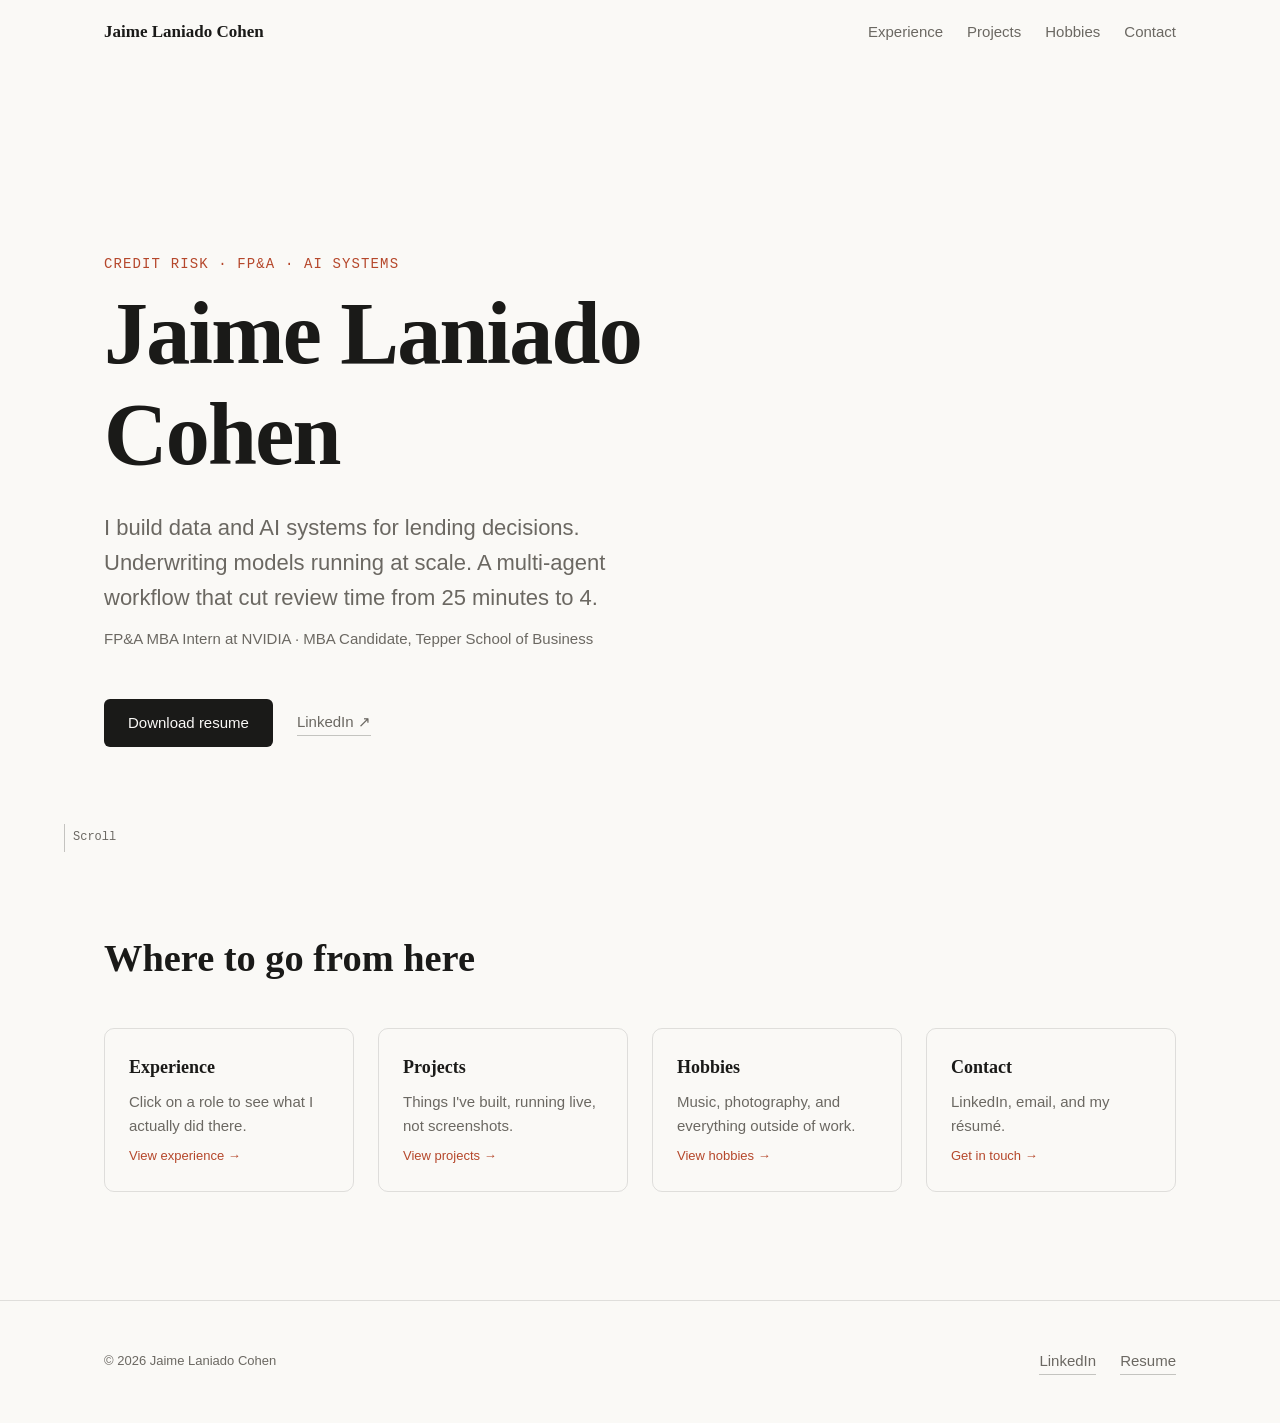
<file: index.html>
<!doctype html>
<html lang="en">
<head>
  <meta charset="utf-8" />
  <meta name="viewport" content="width=device-width, initial-scale=1, viewport-fit=cover" />
  <title>Jaime Laniado Cohen</title>
  <meta name="description" content="Credit risk, FP&amp;A, and AI-native financial tools — career background, side projects, and hobbies." />
  <link rel="stylesheet" href="assets/css/tokens.css" />
  <link rel="stylesheet" href="assets/css/base.css" />
  <link rel="stylesheet" href="assets/css/main.css" />
</head>
<body>
  <nav class="site-nav">
    <div class="wrap">
      <a href="index.html" class="mark">Jaime Laniado Cohen</a>
      <ul>
        <li><a class="nav-link" href="experience.html">Experience</a></li>
        <li><a class="nav-link" href="projects.html">Projects</a></li>
        <li><a class="nav-link" href="hobbies.html">Hobbies</a></li>
        <li><a class="nav-link" href="contact.html">Contact</a></li>
      </ul>
    </div>
  </nav>

  <main>
    <!-- ============ HERO ============ -->
    <header class="hero wrap" id="top">
      <span class="eyebrow">Credit Risk &middot; FP&amp;A &middot; AI Systems</span>
      <h1>Jaime Laniado Cohen</h1>
      <p class="positioning">
        I build data and AI systems for lending decisions. Underwriting models running at scale.
        A multi-agent workflow that cut review time from 25 minutes to 4.
      </p>
      <p class="sub-line">FP&amp;A MBA Intern at NVIDIA &middot; MBA Candidate, Tepper School of Business</p>
      <div class="cta-row">
        <a class="btn" href="resume/Jaime_Laniado_Cohen_Resume.pdf" download>Download resume</a>
        <a class="link-quiet" href="https://www.linkedin.com/in/jaimelan/" target="_blank" rel="noopener">LinkedIn &nearr;</a>
      </div>
      <span class="scroll-cue">Scroll</span>
    </header>

    <!-- ============ SECTION LINKS ============ -->
    <section id="section-links">
      <div class="wrap">
        <div class="section-head reveal">
          <h2>Where to go from here</h2>
        </div>
        <div class="link-cards reveal">
          <a class="link-card" href="experience.html">
            <span class="link-card-title">Experience</span>
            <p>Click on a role to see what I actually did there.</p>
            <span class="link-card-cta">View experience &rarr;</span>
          </a>
          <a class="link-card" href="projects.html">
            <span class="link-card-title">Projects</span>
            <p>Things I've built, running live, not screenshots.</p>
            <span class="link-card-cta">View projects &rarr;</span>
          </a>
          <a class="link-card" href="hobbies.html">
            <span class="link-card-title">Hobbies</span>
            <p>Music, photography, and everything outside of work.</p>
            <span class="link-card-cta">View hobbies &rarr;</span>
          </a>
          <a class="link-card" href="contact.html">
            <span class="link-card-title">Contact</span>
            <p>LinkedIn, email, and my résumé.</p>
            <span class="link-card-cta">Get in touch &rarr;</span>
          </a>
        </div>
      </div>
    </section>
  </main>

  <footer class="site-footer">
    <div class="wrap">
      <span class="fine-print">&copy; 2026 Jaime Laniado Cohen</span>
      <div class="links">
        <a class="link-quiet" href="https://www.linkedin.com/in/jaimelan/" target="_blank" rel="noopener">LinkedIn</a>
        <a class="link-quiet" href="resume/Jaime_Laniado_Cohen_Resume.pdf" download>Resume</a>
      </div>
    </div>
  </footer>

  <script src="assets/js/main.js"></script>
</body>
</html>
</file>
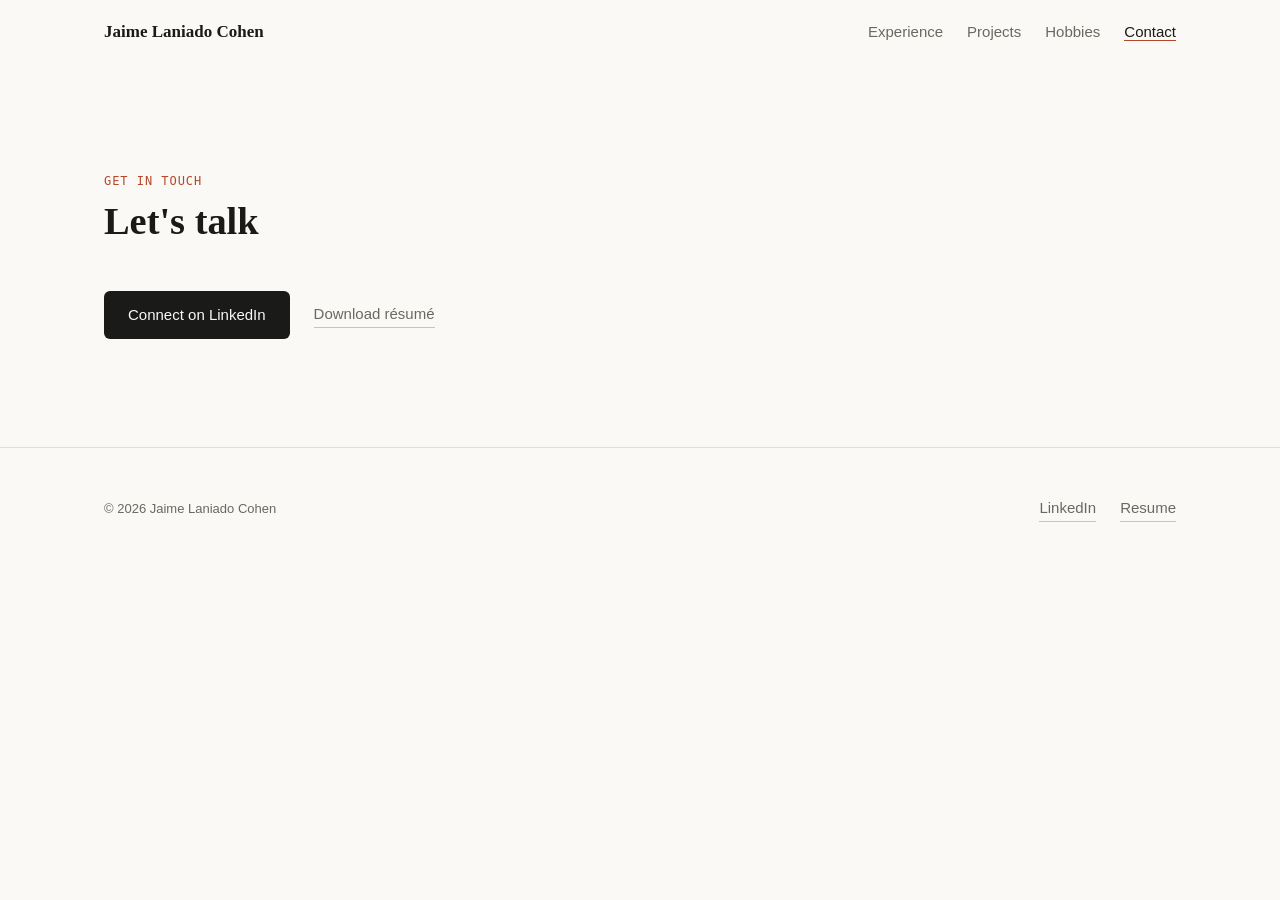
<file: contact.html>
<!doctype html>
<html lang="en">
<head>
  <meta charset="utf-8" />
  <meta name="viewport" content="width=device-width, initial-scale=1, viewport-fit=cover" />
  <title>Contact — Jaime Laniado Cohen</title>
  <meta name="description" content="Get in touch — LinkedIn, email, résumé." />
  <link rel="stylesheet" href="assets/css/tokens.css" />
  <link rel="stylesheet" href="assets/css/base.css" />
  <link rel="stylesheet" href="assets/css/main.css" />
</head>
<body>
  <nav class="site-nav is-scrolled">
    <div class="wrap">
      <a href="index.html" class="mark">Jaime Laniado Cohen</a>
      <ul>
        <li><a class="nav-link" href="experience.html">Experience</a></li>
        <li><a class="nav-link" href="projects.html">Projects</a></li>
        <li><a class="nav-link" href="hobbies.html">Hobbies</a></li>
        <li><a class="nav-link is-active" href="contact.html">Contact</a></li>
      </ul>
    </div>
  </nav>

  <main>
    <section id="contact" class="page-section">
      <div class="wrap">
        <div class="section-head reveal">
          <span class="eyebrow">Get in touch</span>
          <h2>Let's talk</h2>
        </div>
        <div class="contact-links reveal">
          <a class="btn" href="https://www.linkedin.com/in/jaimelan/" target="_blank" rel="noopener">Connect on LinkedIn</a>
          <a class="link-quiet" href="resume/Jaime_Laniado_Cohen_Resume.pdf" download>Download résumé</a>
        </div>
      </div>
    </section>
  </main>

  <footer class="site-footer">
    <div class="wrap">
      <span class="fine-print">&copy; 2026 Jaime Laniado Cohen</span>
      <div class="links">
        <a class="link-quiet" href="https://www.linkedin.com/in/jaimelan/" target="_blank" rel="noopener">LinkedIn</a>
        <a class="link-quiet" href="resume/Jaime_Laniado_Cohen_Resume.pdf" download>Resume</a>
      </div>
    </div>
  </footer>

  <script src="assets/js/main.js"></script>
</body>
</html>
</file>
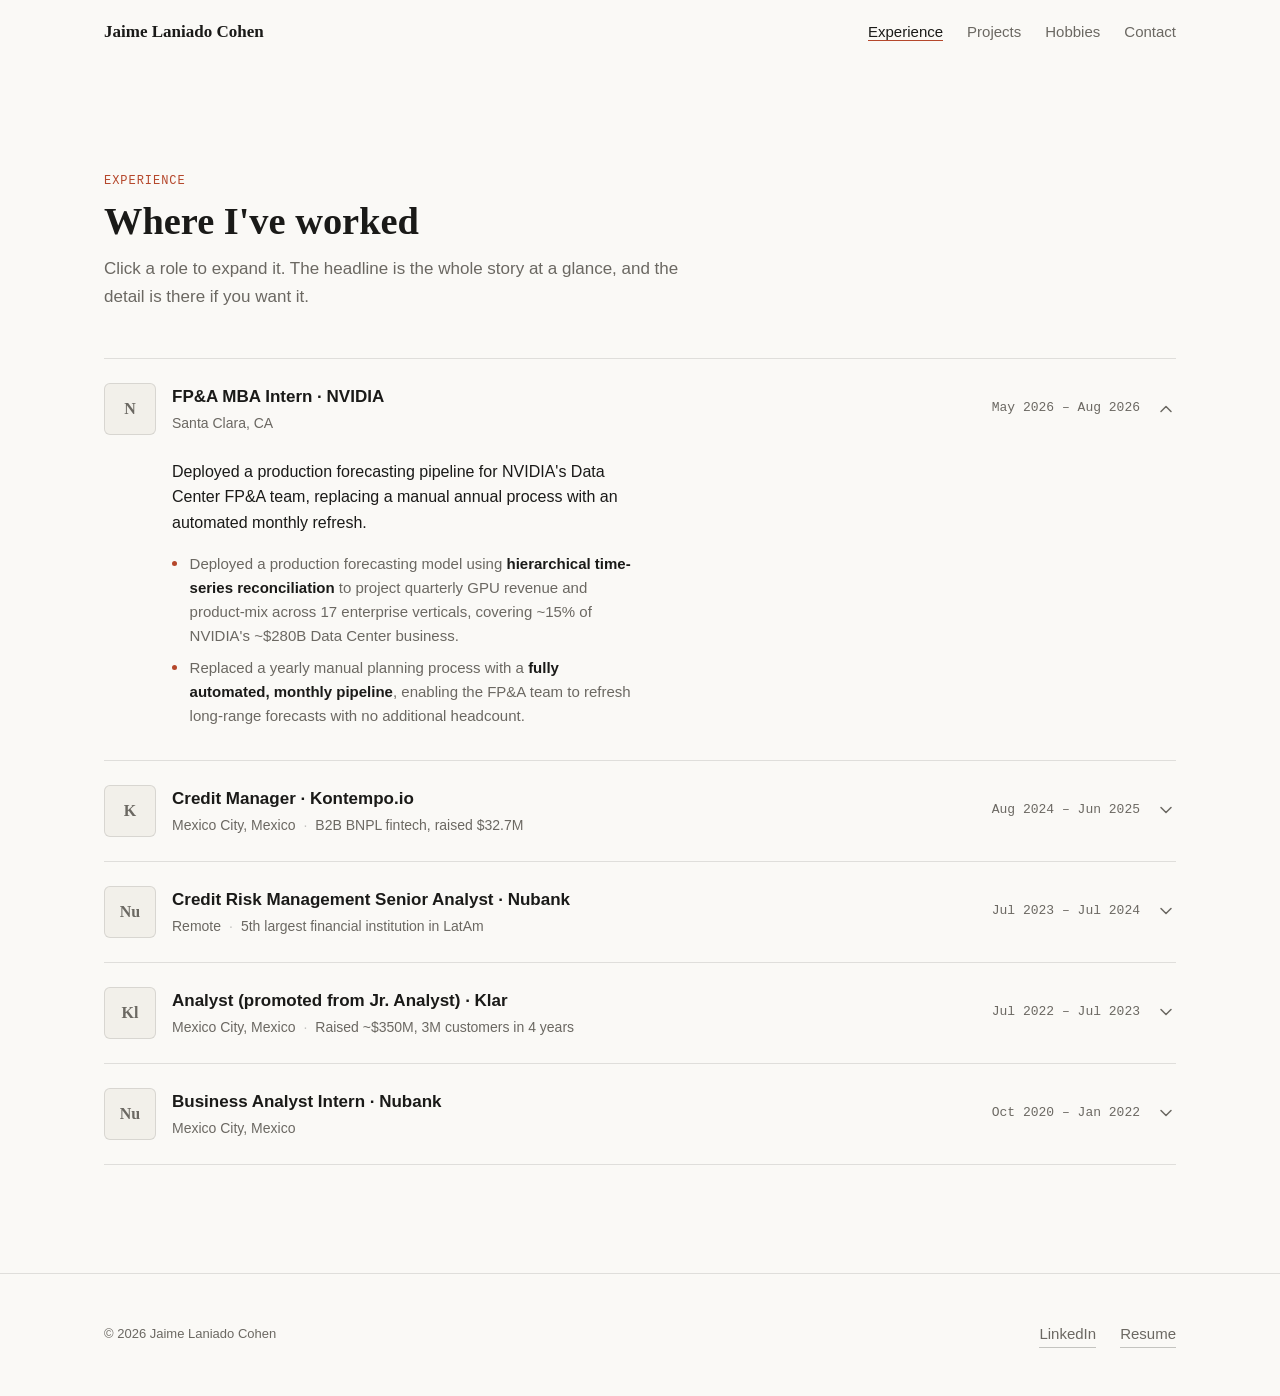
<file: experience.html>
<!doctype html>
<html lang="en">
<head>
  <meta charset="utf-8" />
  <meta name="viewport" content="width=device-width, initial-scale=1, viewport-fit=cover" />
  <title>Experience — Jaime Laniado Cohen</title>
  <meta name="description" content="Career background: NVIDIA, Kontempo.io, Nubank, Klar." />
  <link rel="stylesheet" href="assets/css/tokens.css" />
  <link rel="stylesheet" href="assets/css/base.css" />
  <link rel="stylesheet" href="assets/css/main.css" />
</head>
<body>
  <nav class="site-nav is-scrolled">
    <div class="wrap">
      <a href="index.html" class="mark">Jaime Laniado Cohen</a>
      <ul>
        <li><a class="nav-link is-active" href="experience.html">Experience</a></li>
        <li><a class="nav-link" href="projects.html">Projects</a></li>
        <li><a class="nav-link" href="hobbies.html">Hobbies</a></li>
        <li><a class="nav-link" href="contact.html">Contact</a></li>
      </ul>
    </div>
  </nav>

  <main>
    <section id="experience" class="page-section">
      <div class="wrap">
        <div class="section-head reveal">
          <span class="eyebrow">Experience</span>
          <h2>Where I've worked</h2>
          <p class="lede">
            Click a role to expand it. The headline is the whole story at a glance, and the
            detail is there if you want it.
          </p>
        </div>

        <div class="timeline reveal">
          <details class="role-card" open>
            <summary>
              <span class="role-logo">N</span>
              <span class="role-heading">
                <span class="role-title">FP&amp;A MBA Intern &middot; NVIDIA</span>
                <span class="role-meta">
                  <span>Santa Clara, CA</span>
                </span>
              </span>
              <span class="role-dates">
                May 2026 – Aug 2026
                <svg class="role-chevron" viewBox="0 0 20 20" fill="none" aria-hidden="true">
                  <path d="M5 7.5l5 5 5-5" stroke="currentColor" stroke-width="1.5" stroke-linecap="round" stroke-linejoin="round"/>
                </svg>
              </span>
            </summary>
            <div class="role-body">
              <p class="role-framing">
                Deployed a production forecasting pipeline for NVIDIA's Data Center FP&amp;A team,
                replacing a manual annual process with an automated monthly refresh.
              </p>
              <ul>
                <li>Deployed a production forecasting model using <strong>hierarchical time-series reconciliation</strong> to project quarterly GPU revenue and product-mix across 17 enterprise verticals, covering ~15% of NVIDIA's ~$280B Data Center business.</li>
                <li>Replaced a yearly manual planning process with a <strong>fully automated, monthly pipeline</strong>, enabling the FP&amp;A team to refresh long-range forecasts with no additional headcount.</li>
              </ul>
            </div>
          </details>

          <details class="role-card">
            <summary>
              <span class="role-logo">K</span>
              <span class="role-heading">
                <span class="role-title">Credit Manager &middot; Kontempo.io</span>
                <span class="role-meta">
                  <span>Mexico City, Mexico</span>
                  <span class="dot">&middot;</span>
                  <span>B2B BNPL fintech, raised $32.7M</span>
                </span>
              </span>
              <span class="role-dates">
                Aug 2024 – Jun 2025
                <svg class="role-chevron" viewBox="0 0 20 20" fill="none" aria-hidden="true">
                  <path d="M5 7.5l5 5 5-5" stroke="currentColor" stroke-width="1.5" stroke-linecap="round" stroke-linejoin="round"/>
                </svg>
              </span>
            </summary>
            <div class="role-body">
              <p class="role-framing">
                Owned credit risk end to end at an early-stage BNPL fintech: underwriting
                architecture, pricing, and the capital-strategy numbers the CEO took to investors.
              </p>
              <ul>
                <li>Engineered a <strong>multi-agent LLM underwriting workflow</strong> (specialist agents plus an agentic CRO reaching consensus) to parse unstructured SME financials, cutting CEO review time from 25 to 4 minutes per company.</li>
                <li>Built a credit scorecard combining decision-tree-optimized cutoffs with logistic regression, achieving a <strong>0.78 AUC</strong>.</li>
                <li>Enabled $6M monthly B2B financing, reducing defaults 9% YoY while sustaining <strong>300% annual portfolio growth</strong>.</li>
                <li>Partnered with CEO and Finance to forecast profitability and unit economics, shaping capital strategy and future funding needs.</li>
                <li>Refined pricing, collections strategy, and monitoring cadence, increasing credit fee revenue <strong>5x YoY</strong>.</li>
              </ul>
            </div>
          </details>

          <details class="role-card">
            <summary>
              <span class="role-logo">Nu</span>
              <span class="role-heading">
                <span class="role-title">Credit Risk Management Senior Analyst &middot; Nubank</span>
                <span class="role-meta">
                  <span>Remote</span>
                  <span class="dot">&middot;</span>
                  <span>5th largest financial institution in LatAm</span>
                </span>
              </span>
              <span class="role-dates">
                Jul 2023 – Jul 2024
                <svg class="role-chevron" viewBox="0 0 20 20" fill="none" aria-hidden="true">
                  <path d="M5 7.5l5 5 5-5" stroke="currentColor" stroke-width="1.5" stroke-linecap="round" stroke-linejoin="round"/>
                </svg>
              </span>
            </summary>
            <div class="role-body">
              <p class="role-framing">
                Built the financial models and reporting infrastructure that leadership and
                investors relied on every quarter, across a 100M+ customer base.
              </p>
              <ul>
                <li>Built financial performance and cohort models and driver analyses informing <strong>four quarterly earnings reports</strong> and leadership decisions; partnered with Finance &amp; IR on earnings-call narratives for investors and analysts.</li>
                <li>Refactored Scala data queries on Databricks (Apache Spark) into modular, unit-tested functions, automating reporting infrastructure, <strong>cutting manual hours 92%</strong>, and enabling real-time performance tracking.</li>
                <li>Built the data infrastructure and analytics behind monthly Risk Appetite Statement KPIs reviewed by the CRO and senior leadership.</li>
              </ul>
            </div>
          </details>

          <details class="role-card">
            <summary>
              <span class="role-logo">Kl</span>
              <span class="role-heading">
                <span class="role-title">Analyst (promoted from Jr. Analyst) &middot; Klar</span>
                <span class="role-meta">
                  <span>Mexico City, Mexico</span>
                  <span class="dot">&middot;</span>
                  <span>Raised ~$350M, 3M customers in 4 years</span>
                </span>
              </span>
              <span class="role-dates">
                Jul 2022 – Jul 2023
                <svg class="role-chevron" viewBox="0 0 20 20" fill="none" aria-hidden="true">
                  <path d="M5 7.5l5 5 5-5" stroke="currentColor" stroke-width="1.5" stroke-linecap="round" stroke-linejoin="round"/>
                </svg>
              </span>
            </summary>
            <div class="role-body">
              <p class="role-framing">
                Built the ETL and underwriting infrastructure behind Klar's credit approvals, then
                moved into pricing and lender-facing risk analysis after being promoted.
              </p>
              <ul>
                <li>Built ETL pipelines in SQL and dbt, storing curated tables in Amazon S3 and Redshift, to support a valuation-based credit underwriting framework <strong>approving ~1M customers</strong>.</li>
                <li>Trained a clustering model for credit segmentation; built risk and financial analyses presented to institutional lenders, securing a <strong>$100M credit facility</strong>.</li>
                <li>Built pricing and credit-limit elasticity curves from A/B test results, using DCF-based optimization to maximize Risk-Adjusted Margin across allocation scenarios.</li>
              </ul>
            </div>
          </details>

          <details class="role-card">
            <summary>
              <span class="role-logo">Nu</span>
              <span class="role-heading">
                <span class="role-title">Business Analyst Intern &middot; Nubank</span>
                <span class="role-meta">
                  <span>Mexico City, Mexico</span>
                </span>
              </span>
              <span class="role-dates">
                Oct 2020 – Jan 2022
                <svg class="role-chevron" viewBox="0 0 20 20" fill="none" aria-hidden="true">
                  <path d="M5 7.5l5 5 5-5" stroke="currentColor" stroke-width="1.5" stroke-linecap="round" stroke-linejoin="round"/>
                </svg>
              </span>
            </summary>
            <div class="role-body">
              <p class="role-framing">
                My first real exposure to credit risk modeling. Built Nubank's first-generation
                underwriting model as an intern.
              </p>
              <ul>
                <li>Developed first-generation credit risk model underwriting <strong>3M+ customers</strong>, strengthening decision accuracy.</li>
                <li>Evaluated results of a foundational A/B test extending credit offers to previously rejected applicants, driving <strong>16% portfolio growth</strong> and 4.8% margin improvement.</li>
              </ul>
            </div>
          </details>
        </div>
      </div>
    </section>
  </main>

  <footer class="site-footer">
    <div class="wrap">
      <span class="fine-print">&copy; 2026 Jaime Laniado Cohen</span>
      <div class="links">
        <a class="link-quiet" href="https://www.linkedin.com/in/jaimelan/" target="_blank" rel="noopener">LinkedIn</a>
        <a class="link-quiet" href="resume/Jaime_Laniado_Cohen_Resume.pdf" download>Resume</a>
      </div>
    </div>
  </footer>

  <script src="assets/js/main.js"></script>
</body>
</html>
</file>
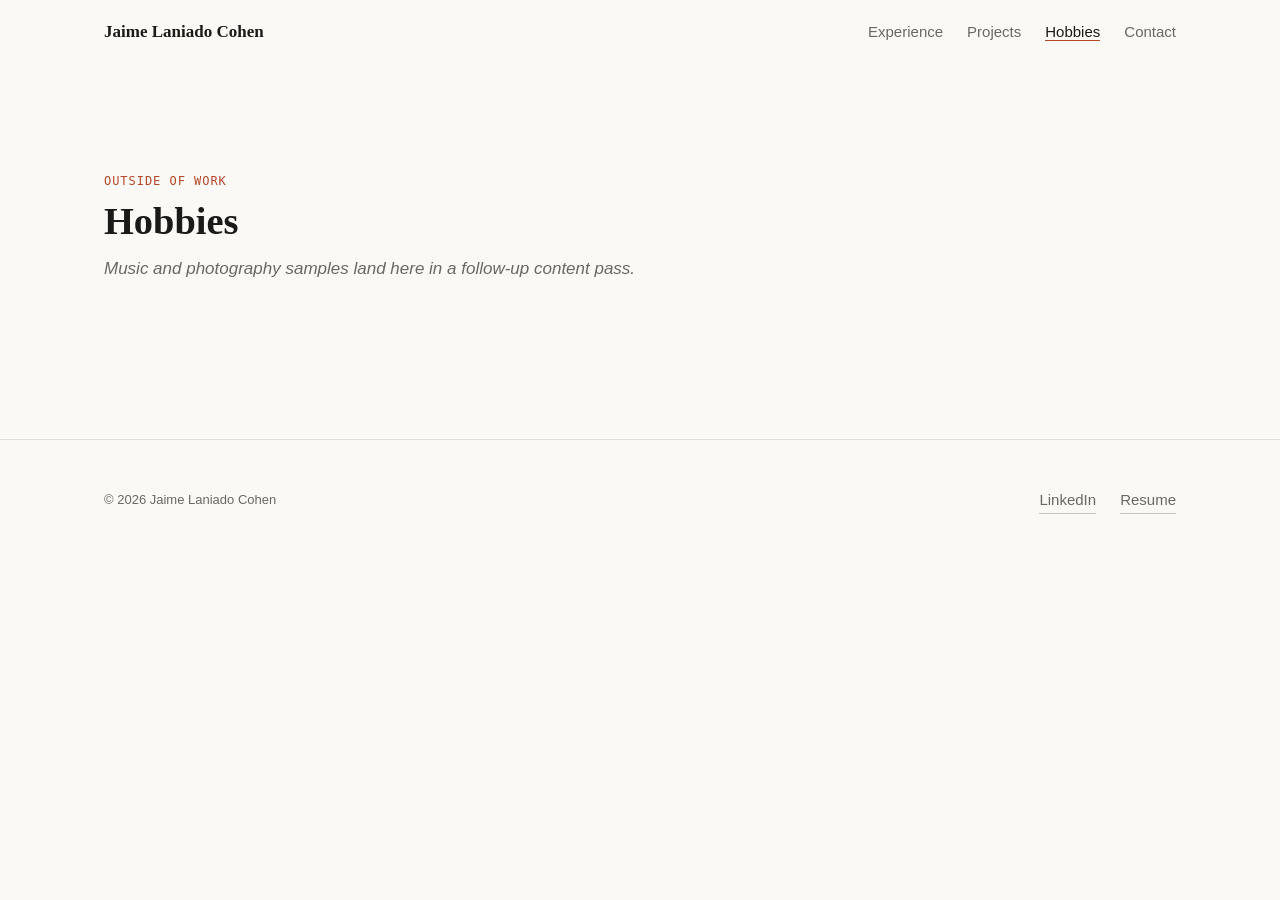
<file: hobbies.html>
<!doctype html>
<html lang="en">
<head>
  <meta charset="utf-8" />
  <meta name="viewport" content="width=device-width, initial-scale=1, viewport-fit=cover" />
  <title>Hobbies — Jaime Laniado Cohen</title>
  <meta name="description" content="Music, photography, and life outside of work." />
  <link rel="stylesheet" href="assets/css/tokens.css" />
  <link rel="stylesheet" href="assets/css/base.css" />
  <link rel="stylesheet" href="assets/css/main.css" />
</head>
<body>
  <nav class="site-nav is-scrolled">
    <div class="wrap">
      <a href="index.html" class="mark">Jaime Laniado Cohen</a>
      <ul>
        <li><a class="nav-link" href="experience.html">Experience</a></li>
        <li><a class="nav-link" href="projects.html">Projects</a></li>
        <li><a class="nav-link is-active" href="hobbies.html">Hobbies</a></li>
        <li><a class="nav-link" href="contact.html">Contact</a></li>
      </ul>
    </div>
  </nav>

  <main>
    <section id="hobbies" class="page-section">
      <div class="wrap">
        <div class="section-head reveal">
          <span class="eyebrow">Outside of work</span>
          <h2>Hobbies</h2>
          <p class="lede placeholder-note">
            Music and photography samples land here in a follow-up content pass.
          </p>
        </div>
      </div>
    </section>
  </main>

  <footer class="site-footer">
    <div class="wrap">
      <span class="fine-print">&copy; 2026 Jaime Laniado Cohen</span>
      <div class="links">
        <a class="link-quiet" href="https://www.linkedin.com/in/jaimelan/" target="_blank" rel="noopener">LinkedIn</a>
        <a class="link-quiet" href="resume/Jaime_Laniado_Cohen_Resume.pdf" download>Resume</a>
      </div>
    </div>
  </footer>

  <script src="assets/js/main.js"></script>
</body>
</html>
</file>
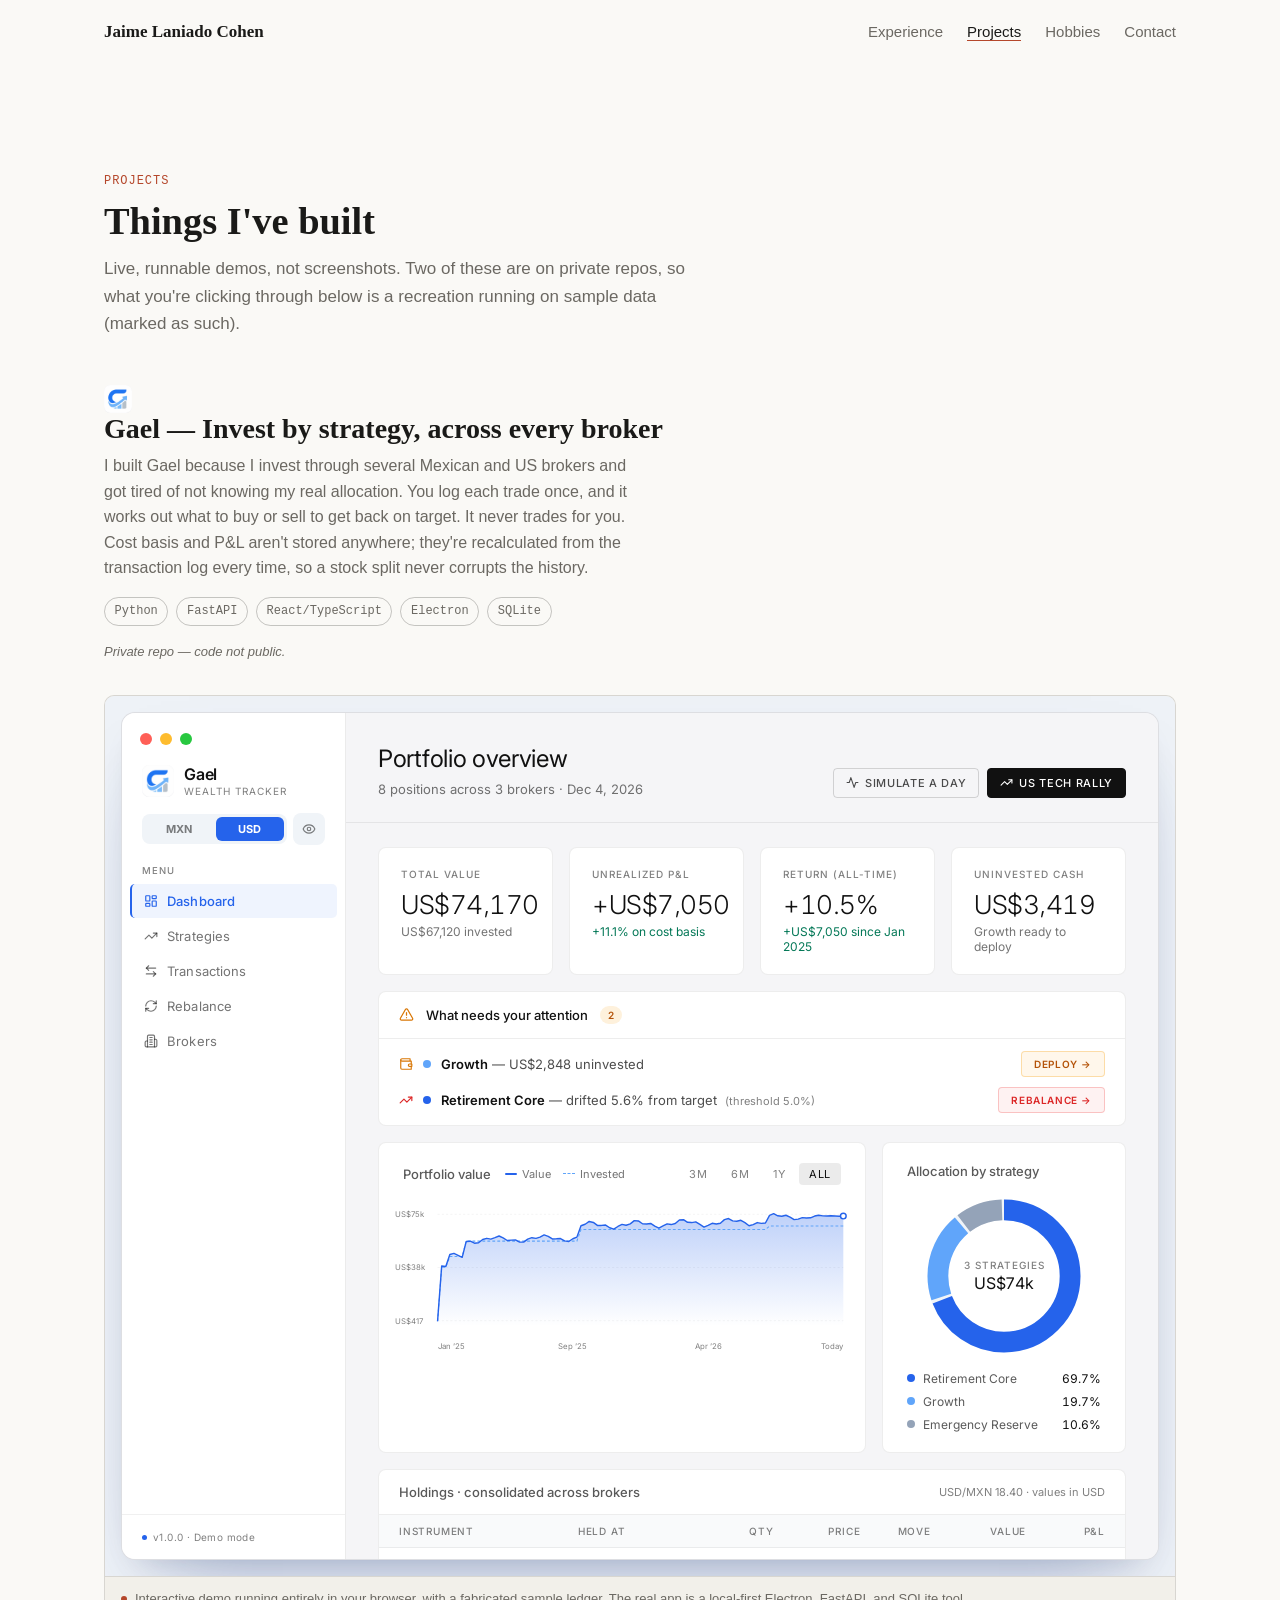
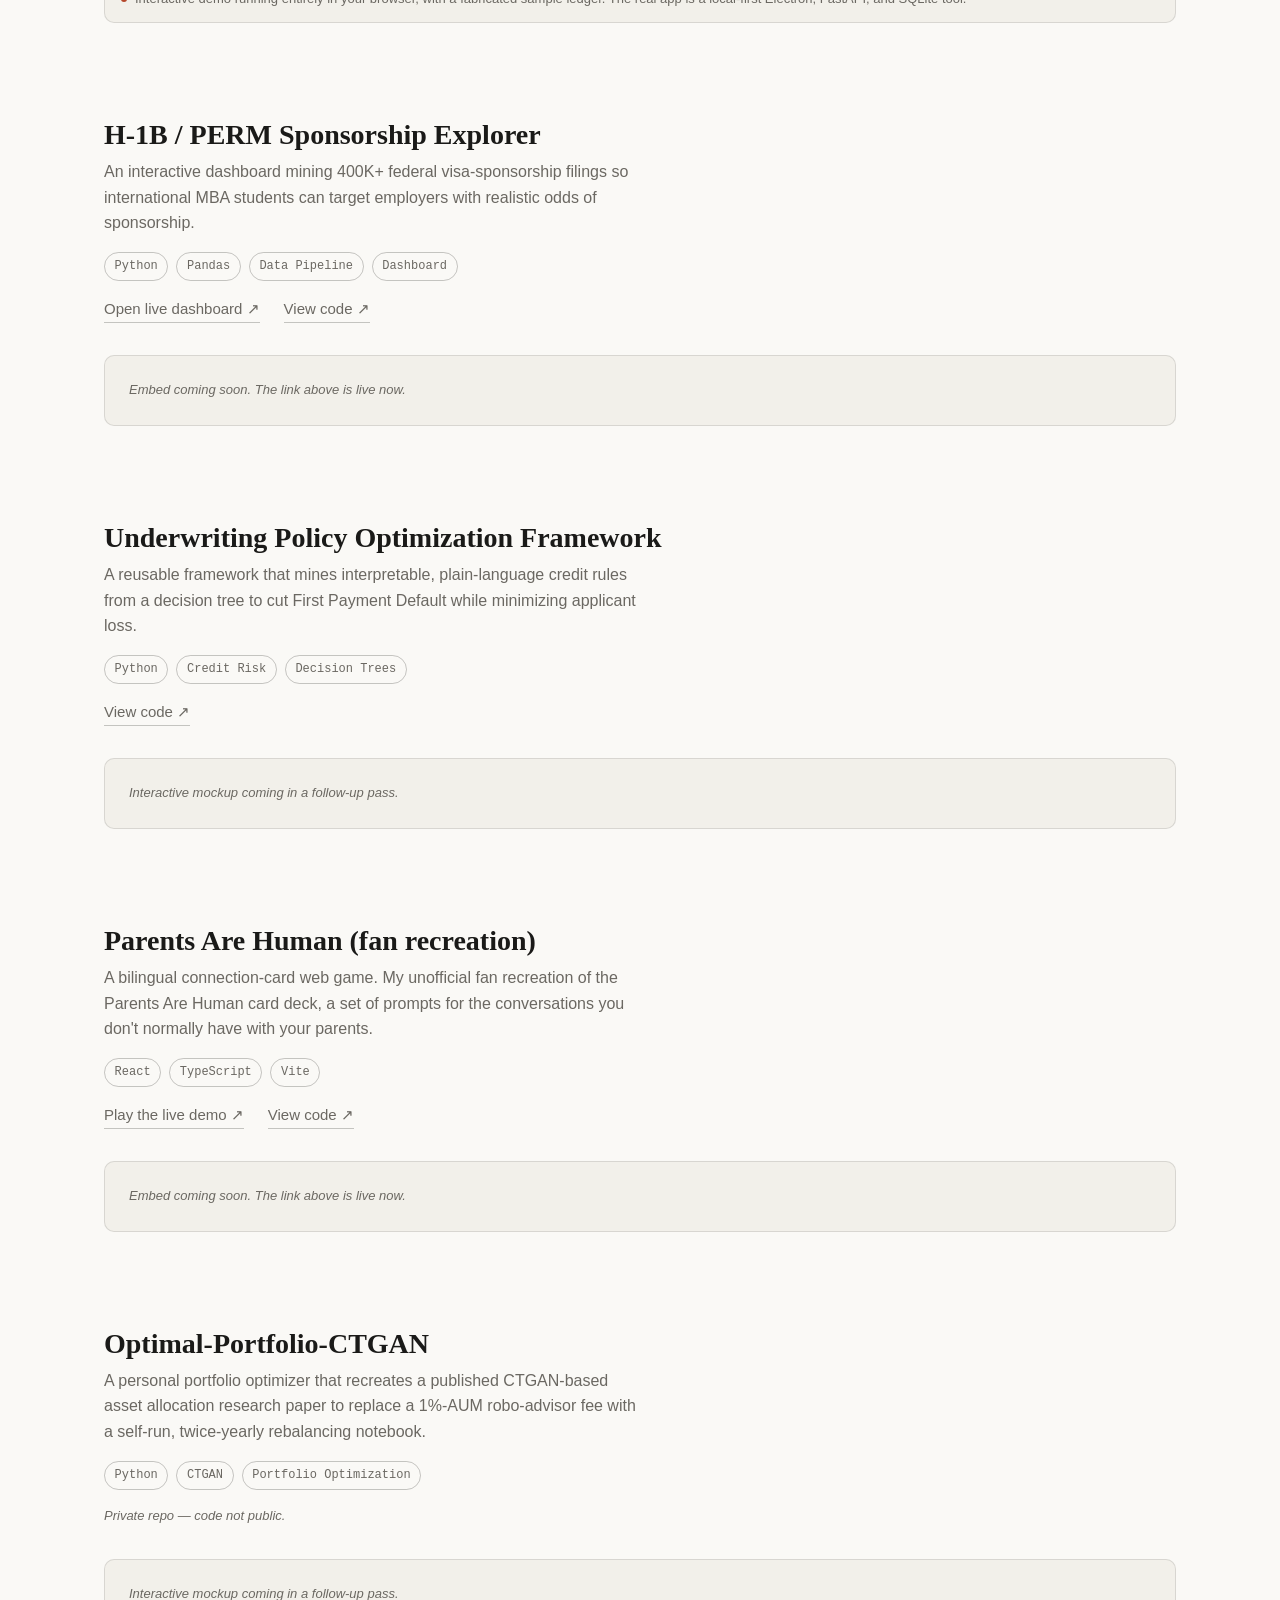
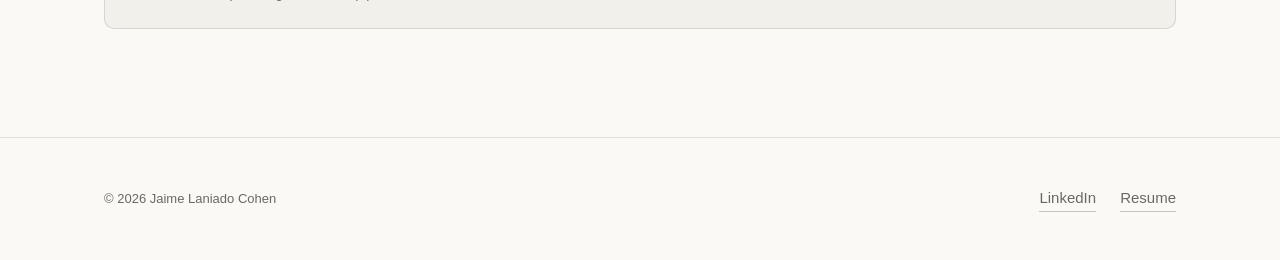
<file: projects.html>
<!doctype html>
<html lang="en">
<head>
  <meta charset="utf-8" />
  <meta name="viewport" content="width=device-width, initial-scale=1, viewport-fit=cover" />
  <title>Projects — Jaime Laniado Cohen</title>
  <meta name="description" content="Live, runnable demos of side projects: Gael, H1B Analysis, Underwriting Policy Optimization, Parents Are Human, Optimal-Portfolio-CTGAN." />
  <link rel="stylesheet" href="assets/css/tokens.css" />
  <link rel="stylesheet" href="assets/css/base.css" />
  <link rel="stylesheet" href="assets/css/main.css" />
  <link rel="stylesheet" href="assets/css/demos.css" />
</head>
<body>
  <nav class="site-nav is-scrolled">
    <div class="wrap">
      <a href="index.html" class="mark">Jaime Laniado Cohen</a>
      <ul>
        <li><a class="nav-link" href="experience.html">Experience</a></li>
        <li><a class="nav-link is-active" href="projects.html">Projects</a></li>
        <li><a class="nav-link" href="hobbies.html">Hobbies</a></li>
        <li><a class="nav-link" href="contact.html">Contact</a></li>
      </ul>
    </div>
  </nav>

  <main>
    <section id="projects" class="page-section">
      <div class="wrap">
        <div class="section-head reveal">
          <span class="eyebrow">Projects</span>
          <h2>Things I've built</h2>
          <p class="lede">
            Live, runnable demos, not screenshots. Two of these are on private repos, so
            what you're clicking through below is a recreation running on sample data
            (marked as such).
          </p>
        </div>

        <div class="projects-grid">
          <!-- Gael -->
          <article class="demo-frame reveal">
            <div class="demo-copy">
              <h3>
                <img src="assets/img/projects/gael-logo.png" alt="" width="28" height="28" style="border-radius:6px;vertical-align:-6px;margin-right:8px" />
                Gael — Invest by strategy, across every broker
              </h3>
              <p class="problem">
                I built Gael because I invest through several Mexican and US brokers and got
                tired of not knowing my real allocation. You log each trade once, and it works
                out what to buy or sell to get back on target. It never trades for you. Cost
                basis and P&amp;L aren't stored anywhere; they're recalculated from the
                transaction log every time, so a stock split never corrupts the history.
              </p>
              <div class="tag-row">
                <span class="tag">Python</span>
                <span class="tag">FastAPI</span>
                <span class="tag">React/TypeScript</span>
                <span class="tag">Electron</span>
                <span class="tag">SQLite</span>
              </div>
              <div class="demo-links">
                <span class="placeholder-note">Private repo — code not public.</span>
              </div>
            </div>

            <div class="demo-embed">
              <iframe
                src="demos/gael.html"
                title="Gael interactive demo"
                loading="lazy"
                style="width:100%;height:880px;border:none;display:block"
              ></iframe>
              <div class="demo-caption">
                <span class="sample-dot"></span>
                Interactive demo running entirely in your browser, with a fabricated sample
                ledger. The real app is a local-first Electron, FastAPI, and SQLite tool.
              </div>
            </div>
          </article>

          <!-- H1B Analysis -->
          <article class="demo-frame reveal">
            <div class="demo-copy">
              <h3>H-1B / PERM Sponsorship Explorer</h3>
              <p class="problem">
                An interactive dashboard mining 400K+ federal visa-sponsorship filings so
                international MBA students can target employers with realistic odds of
                sponsorship.
              </p>
              <div class="tag-row">
                <span class="tag">Python</span>
                <span class="tag">Pandas</span>
                <span class="tag">Data Pipeline</span>
                <span class="tag">Dashboard</span>
              </div>
              <div class="demo-links">
                <a class="link-quiet" href="https://jlaniado.github.io/h1b_analysis/" target="_blank" rel="noopener">Open live dashboard &nearr;</a>
                <a class="link-quiet" href="https://github.com/JLaniado/h1b_analysis" target="_blank" rel="noopener">View code &nearr;</a>
              </div>
            </div>
            <div class="demo-embed">
              <p class="placeholder-note" style="padding: var(--space-6)">Embed coming soon. The link above is live now.</p>
            </div>
          </article>

          <!-- Underwriting Policy Optimization -->
          <article class="demo-frame reveal">
            <div class="demo-copy">
              <h3>Underwriting Policy Optimization Framework</h3>
              <p class="problem">
                A reusable framework that mines interpretable, plain-language credit rules from a
                decision tree to cut First Payment Default while minimizing applicant loss.
              </p>
              <div class="tag-row">
                <span class="tag">Python</span>
                <span class="tag">Credit Risk</span>
                <span class="tag">Decision Trees</span>
              </div>
              <div class="demo-links">
                <a class="link-quiet" href="https://github.com/JLaniado/underwriting_policy_optimization_framework" target="_blank" rel="noopener">View code &nearr;</a>
              </div>
            </div>
            <div class="demo-embed">
              <p class="placeholder-note" style="padding: var(--space-6)">Interactive mockup coming in a follow-up pass.</p>
            </div>
          </article>

          <!-- Parents Are Human -->
          <article class="demo-frame reveal">
            <div class="demo-copy">
              <h3>Parents Are Human (fan recreation)</h3>
              <p class="problem">
                A bilingual connection-card web game. My unofficial fan recreation of the
                Parents Are Human card deck, a set of prompts for the conversations you
                don't normally have with your parents.
              </p>
              <div class="tag-row">
                <span class="tag">React</span>
                <span class="tag">TypeScript</span>
                <span class="tag">Vite</span>
              </div>
              <div class="demo-links">
                <a class="link-quiet" href="https://jlaniado.github.io/parents-are-human/" target="_blank" rel="noopener">Play the live demo &nearr;</a>
                <a class="link-quiet" href="https://github.com/JLaniado/parents-are-human" target="_blank" rel="noopener">View code &nearr;</a>
              </div>
            </div>
            <div class="demo-embed">
              <p class="placeholder-note" style="padding: var(--space-6)">Embed coming soon. The link above is live now.</p>
            </div>
          </article>

          <!-- Optimal-Portfolio-CTGAN -->
          <article class="demo-frame reveal">
            <div class="demo-copy">
              <h3>Optimal-Portfolio-CTGAN</h3>
              <p class="problem">
                A personal portfolio optimizer that recreates a published CTGAN-based asset
                allocation research paper to replace a 1%-AUM robo-advisor fee with a self-run,
                twice-yearly rebalancing notebook.
              </p>
              <div class="tag-row">
                <span class="tag">Python</span>
                <span class="tag">CTGAN</span>
                <span class="tag">Portfolio Optimization</span>
              </div>
              <div class="demo-links">
                <span class="placeholder-note">Private repo — code not public.</span>
              </div>
            </div>
            <div class="demo-embed">
              <p class="placeholder-note" style="padding: var(--space-6)">Interactive mockup coming in a follow-up pass.</p>
            </div>
          </article>
        </div>
      </div>
    </section>
  </main>

  <footer class="site-footer">
    <div class="wrap">
      <span class="fine-print">&copy; 2026 Jaime Laniado Cohen</span>
      <div class="links">
        <a class="link-quiet" href="https://www.linkedin.com/in/jaimelan/" target="_blank" rel="noopener">LinkedIn</a>
        <a class="link-quiet" href="resume/Jaime_Laniado_Cohen_Resume.pdf" download>Resume</a>
      </div>
    </div>
  </footer>

  <script src="assets/js/main.js"></script>
</body>
</html>
</file>
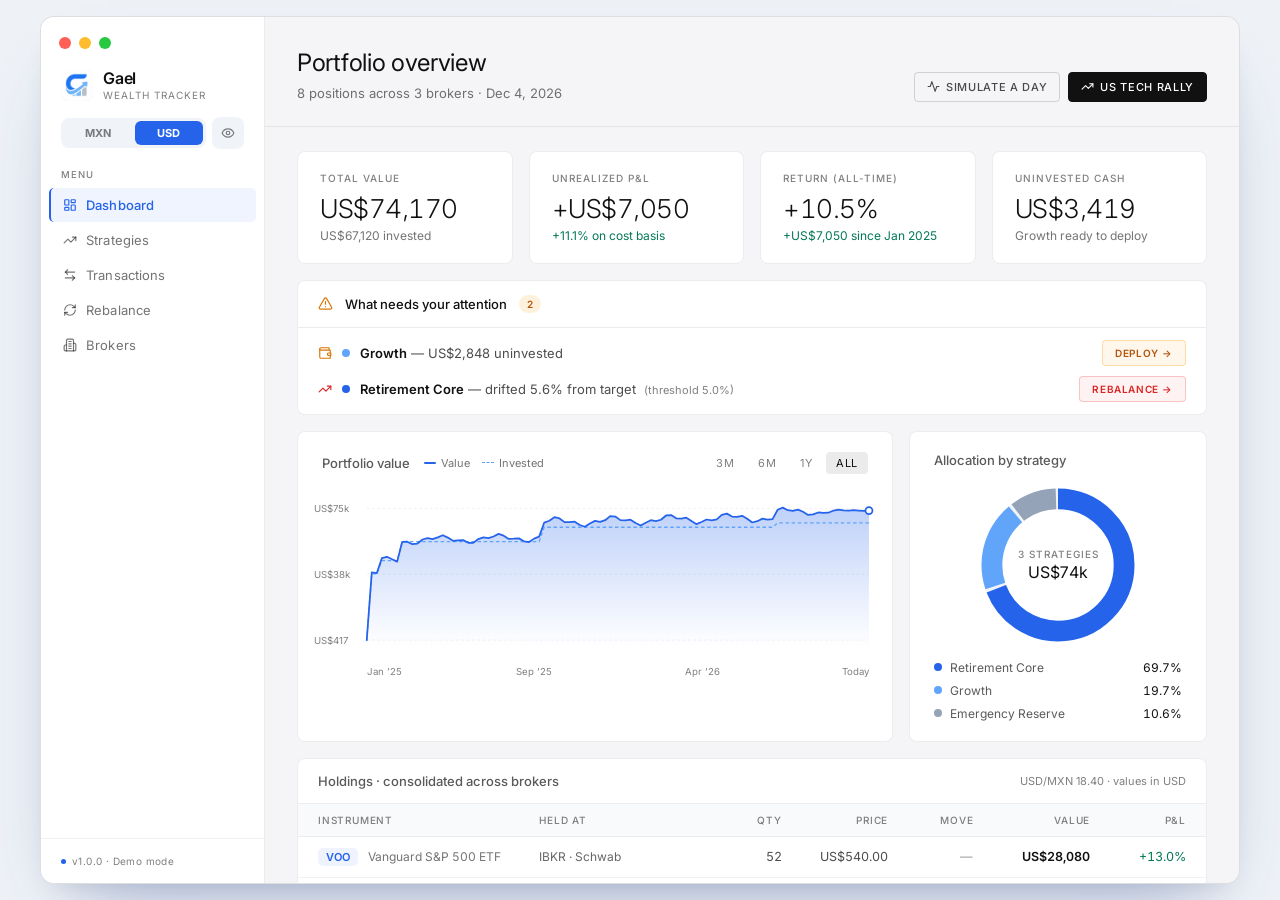
<file: demos/gael.html>
<!doctype html><html><head><meta charset=utf8><meta name=viewport content="width=device-width,initial-scale=1,viewport-fit=cover"><style>:root{color-scheme:light;box-sizing:border-box;padding-top:env(safe-area-inset-top,0px);padding-bottom:env(safe-area-inset-bottom,0px)}html{scroll-padding-top:env(safe-area-inset-top,0px)}body{margin:0;padding:0;font:14px -apple-system,BlinkMacSystemFont,sans-serif;background:#faf9f5;color:#141413}img{max-width:100%}[hidden]:not([hidden=until-found i]){display:none!important}</style></head><body>
<title>Gael Live Demo</title>
<link rel="preconnect" href="https://fonts.googleapis.com">
<link rel="stylesheet" href="https://fonts.googleapis.com/css2?family=Inter:wght@300;400;500;600;700&display=swap">
<style>
:root{
  --ground:#eef2f7; --app:#f5f5f7; --card:#ffffff; --ink:#111111; --ink2:rgba(0,0,0,0.7);
  --mut:rgba(0,0,0,0.55); --faint:rgba(0,0,0,0.5); --line:rgba(0,0,0,0.07); --line2:rgba(0,0,0,0.05);
  --blue:#2563eb; --blue-soft:rgba(37,99,235,0.07); --field:#f0f4f8; --thead:#f9fafb;
  --green:#047857; --red:#dc2626; --amber:#b45309;
}
*{box-sizing:border-box}
html,body{height:100%}
body{margin:0;background:var(--ground);color:var(--ink);font-family:"Inter",-apple-system,BlinkMacSystemFont,"Segoe UI",Helvetica,Arial,sans-serif;-webkit-font-smoothing:antialiased;font-size:14px}
button,input,select{font-family:inherit}
button{cursor:pointer}
button:focus-visible,select:focus-visible,input:focus-visible{outline:2px solid var(--blue);outline-offset:2px}
.num{font-variant-numeric:tabular-nums}
.wrap{height:100%;padding:16px;display:flex;align-items:center;justify-content:center}
.app{display:flex;width:100%;max-width:1200px;height:100%;max-height:880px;border-radius:14px;overflow:hidden;background:var(--app);border:1px solid rgba(15,23,42,0.10);box-shadow:0 40px 80px -40px rgba(30,58,138,0.40),0 14px 30px -18px rgba(15,23,42,0.18)}

/* sidebar */
.side{width:224px;flex-shrink:0;background:var(--card);border-right:1px solid rgba(0,0,0,0.08);display:flex;flex-direction:column}
.lights{height:52px;flex-shrink:0;display:flex;align-items:center;gap:8px;padding:0 18px}
.lights i{width:12px;height:12px;border-radius:50%;display:block}
.brand{padding:0 20px 20px}
.brand-row{display:flex;align-items:center;gap:10px}
.brand-row img{width:32px;height:32px;border-radius:7px;display:block}
.bn{font-size:16px;font-weight:600;letter-spacing:-0.2px;line-height:1}
.bs{font-size:10px;color:var(--faint);margin-top:3px;letter-spacing:0.1em;text-transform:uppercase}
.ctl{margin-top:16px;display:flex;gap:6px;align-items:center}
.seg{flex:1;display:flex;background:var(--field);border-radius:8px;padding:3px;gap:2px}
.seg button{flex:1;padding:5px 10px;border-radius:6px;border:none;font-size:11px;font-weight:700;letter-spacing:0.04em;transition:all .15s}
.eye{flex-shrink:0;width:32px;height:32px;display:flex;align-items:center;justify-content:center;border-radius:8px;border:none;transition:all .15s}
.menu-lbl{padding:0 20px 8px;font-size:9.5px;color:var(--faint);font-weight:500;letter-spacing:0.12em;text-transform:uppercase}
.nav{flex:1;padding:0 8px 12px;display:flex;flex-direction:column;gap:1px}
.nav-i{display:flex;align-items:center;gap:9px;padding:9px 12px;border-radius:5px;border:none;border-left:2px solid transparent;font-size:13px;letter-spacing:0.01em;text-align:left;transition:all .15s;white-space:nowrap}
.nav-i:hover{color:#1f2937!important}
.side-foot{padding:16px 20px;border-top:1px solid rgba(0,0,0,0.06);display:flex;align-items:center;gap:6px;font-size:10px;color:var(--faint);letter-spacing:0.04em}
.side-foot i{width:5px;height:5px;border-radius:50%;background:var(--blue);display:block}

/* main */
.main{flex:1;min-width:0;overflow:auto;background:var(--app)}
.main::-webkit-scrollbar{width:4px;height:4px}
.main::-webkit-scrollbar-thumb{background:rgba(0,0,0,0.12);border-radius:2px}
.ph{padding:32px 32px 24px;border-bottom:1px solid var(--line);display:flex;align-items:flex-end;justify-content:space-between;gap:16px}
.ph h1{margin:0;font-size:24px;font-weight:400;letter-spacing:-0.3px;line-height:1.2;text-wrap:balance}
.ph p{margin:6px 0 0;font-size:13px;color:var(--mut);line-height:1.4}
.acts{display:flex;gap:8px;flex-wrap:wrap}
.btn{padding:7px 12px;font-size:11px;font-weight:500;letter-spacing:0.06em;text-transform:uppercase;border-radius:4px;display:inline-flex;align-items:center;justify-content:center;gap:6px;transition:opacity .15s;white-space:nowrap}
.btn:hover{opacity:0.78}
.btn-ghost{background:transparent;color:var(--ink2);border:1px solid rgba(0,0,0,0.15)}
.btn-dark{background:var(--ink);color:#fff;border:1px solid var(--ink)}
.toast{margin:16px 32px 0;padding:11px 16px;border-radius:8px;background:rgba(37,99,235,0.07);border:1px solid rgba(37,99,235,0.22);color:#1e40af;font-size:13px;display:flex;align-items:center;gap:10px;animation:gin .35s ease both}
@keyframes gin{from{opacity:.4;transform:translateY(4px)}to{opacity:1;transform:none}}
@media (prefers-reduced-motion:reduce){*{animation:none!important;transition:none!important}}
.pad{padding:24px 32px 32px;display:flex;flex-direction:column;gap:16px}
.card{background:var(--card);border:1px solid var(--line);border-radius:8px}
.clip{overflow:hidden}
.card-h{padding:14px 20px;border-bottom:1px solid var(--line);display:flex;justify-content:space-between;align-items:center;gap:12px}
.card-t{font-size:13px;font-weight:500;color:rgba(0,0,0,0.65)}
.lbl{font-size:10px;color:var(--faint);text-transform:uppercase;letter-spacing:0.1em;font-weight:500}
.g4{display:grid;grid-template-columns:repeat(4,minmax(0,1fr));gap:16px}
.metric{padding:20px 22px}
.metric .v{font-size:26px;font-weight:300;margin-top:12px;letter-spacing:-0.5px;line-height:1}
.metric .s{font-size:12px;color:var(--mut);margin-top:6px}
.g21{display:grid;grid-template-columns:minmax(0,2fr) minmax(0,1fr);gap:16px}
.tick{font-size:11px;font-weight:600;background:rgba(37,99,235,0.08);color:var(--blue);border-radius:5px;padding:2px 8px;white-space:nowrap}
.pill{font-size:10px;font-weight:600;letter-spacing:0.04em;padding:3px 8px;border-radius:20px;white-space:nowrap}
.dot{width:8px;height:8px;border-radius:50%;display:inline-block;flex-shrink:0}
.tscroll{overflow-x:auto}
.tr{display:grid;gap:12px;padding:11px 20px;border-bottom:1px solid var(--line2);align-items:center;font-size:12.5px}
.tr.hd{padding:10px 20px;background:var(--thead);border-bottom:1px solid rgba(0,0,0,0.06);font-size:10px;font-weight:500;color:var(--faint);letter-spacing:0.08em;text-transform:uppercase}
.tr:not(.hd):hover{background:#f9fbff}
.r{text-align:right}
.field{display:flex;flex-direction:column;gap:6px}
.field label{font-size:12px;color:var(--mut)}
.inp{width:100%;background:var(--field);border:1px solid rgba(0,0,0,0.08);border-radius:8px;padding:9px 12px;color:var(--ink);font-size:14px}
.gtx{display:grid;grid-template-columns:320px minmax(0,1fr);gap:16px;align-items:start}
.g2{display:grid;grid-template-columns:1fr 1fr;gap:10px}
.gctl{display:grid;grid-template-columns:repeat(3,minmax(0,1fr));gap:16px;align-items:end;padding:20px 24px}
.grb{display:grid;grid-template-columns:minmax(0,1.35fr) minmax(0,1fr);gap:16px;align-items:start}
.g3{display:grid;grid-template-columns:repeat(3,minmax(0,1fr));gap:16px;align-items:start}
.stats{display:grid;grid-template-columns:repeat(4,minmax(0,1fr));border-bottom:1px solid rgba(0,0,0,0.06)}
.stats>div{padding:14px 22px;border-right:1px solid rgba(0,0,0,0.06)}
.stats>div:last-child{border-right:0}
.strip{padding:18px 24px;display:flex;align-items:center;gap:24px;flex-wrap:wrap}
.strip .v{font-size:22px;font-weight:600;letter-spacing:-0.3px}
.vr{width:1px;height:40px;background:rgba(0,0,0,0.06)}
.step{width:26px;height:26px;border-radius:6px;border:1px solid rgba(0,0,0,0.12);background:#fff;color:var(--ink2);display:flex;align-items:center;justify-content:center;padding:0}
.subtabs{padding:0 32px}
.chart text{fill:rgba(0,0,0,0.5);font-size:11px}

@media (max-width: 900px){
  .wrap{padding:16px;align-items:stretch}
  .app{flex-direction:column;max-height:none}
  .side{width:auto;border-right:0;border-bottom:1px solid rgba(0,0,0,0.08)}
  .lights,.menu-lbl,.side-foot{display:none}
  .brand{display:flex;align-items:center;justify-content:space-between;gap:12px;padding:12px 16px 8px}
  .ctl{margin-top:0}
  .nav{flex:none;flex-direction:row;overflow-x:auto;padding:0 8px 8px;gap:2px}
  .nav-i{border-left:0!important}
  .ph{padding:20px 16px 16px;flex-wrap:wrap}
  .toast{margin:12px 16px 0}
  .pad{padding:16px}
  .subtabs{padding:0 16px}
  .g4,.stats{grid-template-columns:repeat(2,minmax(0,1fr))}
  .stats>div:nth-child(2){border-right:0}
  .stats>div:nth-child(-n+2){border-bottom:1px solid rgba(0,0,0,0.06)}
  .g21,.gtx,.grb,.g3,.gctl{grid-template-columns:minmax(0,1fr)}
  .vr{display:none}
}
@media (max-width: 480px){
  .metric .v{font-size:22px}
  .metric{padding:16px}
}
</style>

<div class="wrap"><div class="app" id="app"></div></div>

<script>
class DCLogic {
  constructor(props) { this.props = props || {}; this.state = {}; }
  setState(p) { this.state = Object.assign({}, this.state, typeof p === 'function' ? p(this.state) : p); scheduleRender(); }
}

class Component extends DCLogic {
  constructor(props) {
    super(props);
    this.INST = {
      VOO: { name: 'Vanguard S&P 500 ETF', ccy: 'USD', frac: true, broker: 'IBKR' },
      QQQ: { name: 'Invesco QQQ Trust', ccy: 'USD', frac: true, broker: 'IBKR' },
      VXUS: { name: 'Vanguard Total Intl Stock', ccy: 'USD', frac: true, broker: 'IBKR' },
      AGG: { name: 'iShares Core US Aggregate Bond', ccy: 'USD', frac: true, broker: 'IBKR' },
      EWW: { name: 'iShares MSCI Mexico ETF', ccy: 'USD', frac: true, broker: 'SCHWAB' },
      SGOV: { name: 'iShares 0-3 Month Treasury Bond ETF', ccy: 'USD', frac: true, broker: 'FIDELITY' }
    };
    this.TICKERS = ['VOO', 'QQQ', 'VXUS', 'AGG', 'EWW', 'SGOV'];
    this.BROKERS = { IBKR: 'Interactive Brokers', SCHWAB: 'Charles Schwab', FIDELITY: 'Fidelity' };
    this.BSHORT = { IBKR: 'IBKR', SCHWAB: 'Schwab', FIDELITY: 'Fidelity' };
    this.STRATS = [
      { id: 'core', name: 'Retirement Core', color: '#2563eb', kind: 'Stock Direct', goal: 'Globally diversified, held for decades', thr: 5 },
      { id: 'growth', name: 'Growth', color: '#60a5fa', kind: 'Stock Direct', goal: 'US large-cap tilt toward tech', thr: 5 },
      { id: 'reserve', name: 'Emergency Reserve', color: '#94a3b8', kind: 'Stock Direct', goal: 'Six months of expenses in short-term Treasuries', thr: 5 }
    ];
    this.TXC = {
      BUY: ['#2563eb', 'rgba(37,99,235,0.09)'], SELL: ['#dc2626', 'rgba(239,68,68,0.09)'],
      DEPOSIT: ['#1d4ed8', 'rgba(59,130,246,0.10)'], WITHDRAWAL: ['#b45309', 'rgba(245,158,11,0.12)']
    };
    var T = function (id, date, type, strat, broker, ticker, qty, px, fx, amt) {
      return { id: id, date: date, type: type, strat: strat, broker: broker, ticker: ticker, qty: qty, px: px, fx: fx, amt: amt, fresh: false };
    };
    this.nextId = 100;
    this.state = {
      tab: props.startTab || 'dashboard', ccy: 'USD', priv: false, range: 'ALL', fx: 18.4,
      prices: { VOO: 540, QQQ: 480, VXUS: 66, AGG: 99, EWW: 60.8, SGOV: 100.6 },
      moves: {},
      txns: [
        T(1, '2025-01-15', 'DEPOSIT', 'core', null, null, 0, 0, 1, 700000),
        T(2, '2025-01-16', 'BUY', 'core', 'IBKR', 'VOO', 30, 480, 17.9, 0),
        T(3, '2025-01-16', 'BUY', 'core', 'IBKR', 'VXUS', 140, 58, 17.9, 0),
        T(4, '2025-01-16', 'BUY', 'core', 'IBKR', 'AGG', 90, 96, 17.9, 0),
        T(5, '2025-01-20', 'BUY', 'core', 'SCHWAB', 'EWW', 118, 56.25, 17.9, 0),
        T(6, '2025-02-01', 'DEPOSIT', 'reserve', null, null, 0, 0, 1, 140000),
        T(7, '2025-02-03', 'BUY', 'reserve', 'FIDELITY', 'SGOV', 77, 100.4, 17.9, 0),
        T(8, '2025-03-03', 'DEPOSIT', 'growth', null, null, 0, 0, 1, 200000),
        T(9, '2025-03-04', 'BUY', 'growth', 'IBKR', 'QQQ', 20, 440, 17.9, 0),
        T(10, '2025-03-04', 'BUY', 'growth', 'IBKR', 'VOO', 4, 490, 17.9, 0),
        T(11, '2025-09-10', 'DEPOSIT', 'core', null, null, 0, 0, 1, 150000),
        T(12, '2025-09-11', 'BUY', 'core', 'SCHWAB', 'VOO', 18, 505, 18.1, 0),
        T(13, '2026-08-03', 'DEPOSIT', 'growth', null, null, 0, 0, 1, 45000)
      ],
      targets: { core: { VOO: 45, VXUS: 20, AGG: 20, EWW: 15 }, growth: { QQQ: 80, VOO: 20 }, reserve: { SGOV: 100 } },
      form: { type: 'BUY', strat: 'growth', broker: 'SCHWAB', ticker: 'VOO', qty: '2', px: '540', amt: '1500' },
      formMsg: '', formErr: false,
      rb: { strat: 'core', mode: 'DRIFT', amt: '3000', fromCash: false },
      toast: ''
    };
  }

  componentWillUnmount() { clearTimeout(this._t); }

  // ── helpers ──────────────────────────────────────────
  ymd(d) { var m = d.getMonth() + 1, dd = d.getDate(); return d.getFullYear() + '-' + (m < 10 ? '0' : '') + m + '-' + (dd < 10 ? '0' : '') + dd; }
  today() { return this.ymd(new Date()); }
  prettyDate(s) { var M = ['Jan', 'Feb', 'Mar', 'Apr', 'May', 'Jun', 'Jul', 'Aug', 'Sep', 'Oct', 'Nov', 'Dec']; var p = s.split('-'); return M[+p[1] - 1] + ' ' + (+p[2]) + ', ' + p[0]; }
  monthLbl(s) { var M = ['Jan', 'Feb', 'Mar', 'Apr', 'May', 'Jun', 'Jul', 'Aug', 'Sep', 'Oct', 'Nov', 'Dec']; var p = s.split('-'); return M[+p[1] - 1] + ' ’' + p[0].slice(2); }
  num(v, d) { return Number(v).toLocaleString('en-US', { minimumFractionDigits: d, maximumFractionDigits: d }); }
  money(mxn, opt) {
    var s = this.state; opt = opt || {};
    if (s.priv) return '••••••';
    var v = s.ccy === 'USD' ? mxn / s.fx : mxn;
    var neg = v < 0; v = Math.abs(v);
    var pre = s.ccy === 'USD' ? 'US$' : '$';
    var body;
    if (opt.compact) body = v >= 1e6 ? (v / 1e6).toFixed(2) + 'M' : v >= 1e3 ? Math.round(v / 1e3) + 'k' : Math.round(v) + '';
    else body = Math.round(v).toLocaleString('en-US');
    return (neg ? '−' : (opt.sign && v > 0.5 ? '+' : '')) + pre + body;
  }
  native(tk, px) { var usd = this.INST[tk].ccy === 'USD'; return (usd ? 'US$' : '$') + this.num(px, 2); }
  pct(x, sign) { return (sign && x > 0.005 ? '+' : x < -0.005 ? '−' : '') + Math.abs(x).toFixed(1) + '%'; }
  pos(x) { return x >= 0 ? '#047857' : '#dc2626'; }
  qtyStr(tk, q) { return this.INST[tk].frac ? this.num(q, q % 1 ? 2 : 0) : this.num(q, 0); }
  flash(msg) { var self = this; clearTimeout(this._t); this._t = setTimeout(function () { self.setState({ toast: '' }); }, 5200); return msg; }
  inAmt(v) { var n = parseFloat(String(v).replace(/[^0-9.]/g, '')) || 0; return this.state.ccy === 'USD' ? n * this.state.fx : n; }
  outAmt(mxn) { return String(Math.floor(this.state.ccy === 'USD' ? mxn / this.state.fx : mxn)); }
  sname(id) { return this.STRATS.filter(function (x) { return x.id === id; })[0]; }

  // ── engine: everything is rebuilt from the ledger ──
  calc(s) {
    var I = this.INST, fx = s.fx;
    var pm = function (tk) { return s.prices[tk] * (I[tk].ccy === 'USD' ? fx : 1); };
    var lots = {}, cash = { core: 0, growth: 0, reserve: 0 }, dep = { core: 0, growth: 0, reserve: 0 };
    var sorted = s.txns.slice().sort(function (a, b) { return a.date < b.date ? -1 : a.date > b.date ? 1 : a.id - b.id; });
    sorted.forEach(function (x) {
      if (x.type === 'DEPOSIT') { cash[x.strat] += x.amt; dep[x.strat] += x.amt; return; }
      if (x.type === 'WITHDRAWAL') { cash[x.strat] -= x.amt; dep[x.strat] -= x.amt; return; }
      var k = x.strat + '|' + x.ticker + '|' + x.broker;
      var L = lots[k] || (lots[k] = { strat: x.strat, ticker: x.ticker, broker: x.broker, qty: 0, cost: 0 });
      var gross = x.qty * x.px * (I[x.ticker].ccy === 'USD' ? x.fx : 1);
      if (x.type === 'BUY') { L.qty += x.qty; L.cost += gross; cash[x.strat] -= gross; }
      else { var avg = L.qty > 0 ? L.cost / L.qty : 0; var q = Math.min(x.qty, L.qty); L.cost -= avg * q; L.qty -= q; cash[x.strat] += gross; }
    });
    var pos = [];
    Object.keys(lots).forEach(function (k) { var L = lots[k]; if (L.qty > 1e-6) pos.push({ strat: L.strat, ticker: L.ticker, broker: L.broker, qty: L.qty, cost: L.cost, value: L.qty * pm(L.ticker) }); });
    var strats = this.STRATS.map(function (st) {
      var P = pos.filter(function (p) { return p.strat === st.id; });
      var H = 0, cost = 0; P.forEach(function (p) { H += p.value; cost += p.cost; });
      var tg = s.targets[st.id], tks = Object.keys(tg);
      P.forEach(function (p) { if (tks.indexOf(p.ticker) < 0) tks.push(p.ticker); });
      var rows = tks.map(function (tk) {
        var v = 0, br = [];
        P.forEach(function (p) { if (p.ticker === tk) { v += p.value; if (br.indexOf(p.broker) < 0) br.push(p.broker); } });
        var cur = H > 0 ? v / H * 100 : 0, t = tg[tk] || 0;
        return { tk: tk, v: v, cur: cur, tgt: t, drift: cur - t, brokers: br };
      });
      var maxDrift = 0; rows.forEach(function (r) { if (Math.abs(r.drift) > Math.abs(maxDrift)) maxDrift = r.drift; });
      var tsum = 0; Object.keys(tg).forEach(function (k) { tsum += tg[k]; });
      var brokers = []; P.forEach(function (p) { if (brokers.indexOf(p.broker) < 0) brokers.push(p.broker); });
      return { id: st.id, name: st.name, color: st.color, kind: st.kind, goal: st.goal, thr: st.thr, H: H, cost: cost, cash: cash[st.id], total: H + cash[st.id], dep: dep[st.id], rows: rows, maxDrift: maxDrift, drifted: Math.abs(maxDrift) > st.thr, tsum: tsum, brokers: brokers, pos: P };
    });
    var t = { total: 0, dep: 0, H: 0, cost: 0, cash: 0 };
    strats.forEach(function (x) { t.total += x.total; t.dep += x.dep; t.H += x.H; t.cost += x.cost; t.cash += x.cash; });
    return { pm: pm, pos: pos, strats: strats, total: t.total, dep: t.dep, H: t.H, cost: t.cost, cash: t.cash };
  }

  plan(s, c) {
    var rb = s.rb, I = this.INST;
    var S = c.strats.filter(function (x) { return x.id === rb.strat; })[0];
    var tg = s.targets[rb.strat];
    var A = Math.max(0, this.inAmt(rb.amt));
    var H = S.H, vals = {}, tks = S.rows.map(function (r) { vals[r.tk] = r.v; return r.tk; }), raw = {};
    if (rb.mode === 'DEPOSIT') {
      var N = H + A, sum = 0, need = {};
      tks.forEach(function (tk) { need[tk] = Math.max(0, (tg[tk] || 0) / 100 * N - vals[tk]); sum += need[tk]; });
      tks.forEach(function (tk) { raw[tk] = sum > 0 ? need[tk] * A / sum : A * (tg[tk] || 0) / 100; });
    } else if (rb.mode === 'WITHDRAWAL') {
      A = Math.min(A, H);
      var N2 = H - A, sum2 = 0, exc = {};
      tks.forEach(function (tk) { exc[tk] = Math.max(0, vals[tk] - (tg[tk] || 0) / 100 * N2); sum2 += exc[tk]; });
      tks.forEach(function (tk) { raw[tk] = -(sum2 > 0 ? exc[tk] * A / sum2 : 0); });
    } else {
      tks.forEach(function (tk) { var d = (tg[tk] || 0) / 100 * H - vals[tk]; raw[tk] = Math.abs(d) > H * 0.004 ? d : 0; });
    }
    var orders = [];
    tks.forEach(function (tk) {
      var amt = raw[tk]; if (!amt) return;
      var p = c.pm(tk), q = Math.abs(amt) / p;
      q = I[tk].frac ? Math.floor(q * 100) / 100 : Math.floor(q);
      if (q <= 0) return;
      var holds = S.pos.filter(function (x) { return x.ticker === tk; }).sort(function (a, b) { return b.qty - a.qty; });
      if (amt > 0) {
        orders.push({ side: 'BUY', tk: tk, broker: holds.length ? holds[0].broker : I[tk].broker, qty: q, amt: q * p });
      } else {
        var rem = q;
        holds.forEach(function (h) {
          if (rem <= 1e-9) return;
          var qq = Math.min(rem, h.qty); qq = I[tk].frac ? Math.round(qq * 100) / 100 : Math.floor(qq);
          if (qq > 0) { orders.push({ side: 'SELL', tk: tk, broker: h.broker, qty: qq, amt: qq * p }); rem -= qq; }
        });
      }
    });
    orders.sort(function (a, b) { return a.side === b.side ? b.amt - a.amt : a.side === 'SELL' ? -1 : 1; });
    var after = {}; tks.forEach(function (tk) { after[tk] = vals[tk]; });
    orders.forEach(function (o) { after[o.tk] += o.side === 'BUY' ? o.amt : -o.amt; });
    var HA = 0; tks.forEach(function (tk) { HA += after[tk]; });
    var rows = tks.map(function (tk) { return { tk: tk, before: H > 0 ? vals[tk] / H * 100 : 0, tgt: tg[tk] || 0, after: HA > 0 ? after[tk] / HA * 100 : 0 }; });
    var buys = 0, sells = 0; orders.forEach(function (o) { if (o.side === 'BUY') buys += o.amt; else sells += o.amt; });
    var maxAfter = 0; rows.forEach(function (r) { maxAfter = Math.max(maxAfter, Math.abs(r.after - r.tgt)); });
    return { S: S, A: A, orders: orders, rows: rows, buys: buys, sells: sells, maxAfter: maxAfter, maxBefore: Math.abs(S.maxDrift) };
  }

  history(s, c) {
    var start = new Date(2025, 0, 13), end = new Date(), dates = [];
    for (var d = new Date(start); d < end; d.setDate(d.getDate() + 7)) dates.push(this.ymd(d));
    dates.push(this.ymd(end));
    var flows = s.txns.filter(function (x) { return x.type === 'DEPOSIT' || x.type === 'WITHDRAWAL'; });
    var n = dates.length, R = c.dep > 0 ? c.total / c.dep - 1 : 0;
    return dates.map(function (ds, i) {
      var inv = 0; flows.forEach(function (x) { if (x.date <= ds) inv += x.type === 'DEPOSIT' ? x.amt : -x.amt; });
      var f = n > 1 ? i / (n - 1) : 1;
      var noise = (0.03 * Math.sin(i * 0.55) + 0.017 * Math.sin(i * 1.7 + 1)) * Math.min(1, (1 - f) * 6);
      var r = R * Math.pow(f, 0.9) + noise;
      if (i === n - 1) return { date: ds, inv: c.dep, val: c.total };
      return { date: ds, inv: inv, val: inv * (1 + r) };
    });
  }

  chart(pts) {
    var self = this, W0 = 60, W1 = 632, Y0 = 14, Y1 = 196;
    var lo = Infinity, hi = -Infinity;
    pts.forEach(function (p) { lo = Math.min(lo, p.val, p.inv); hi = Math.max(hi, p.val, p.inv); });
    var pad = (hi - lo) * 0.1 || 1; lo -= pad; hi += pad;
    var n = pts.length;
    var X = function (i) { return W0 + (W1 - W0) * (n > 1 ? i / (n - 1) : 0); };
    var Y = function (v) { return Y1 - (v - lo) / (hi - lo) * (Y1 - Y0); };
    var line = '', inv = '';
    pts.forEach(function (p, i) {
      line += (i ? 'L' : 'M') + X(i).toFixed(1) + ' ' + Y(p.val).toFixed(1);
      inv += (i ? 'L' : 'M') + X(i).toFixed(1) + ' ' + Y(p.inv).toFixed(1);
    });
    var area = line + 'L' + X(n - 1).toFixed(1) + ' ' + Y1 + 'L' + W0 + ' ' + Y1 + 'Z';
    var at = function (y) { return self.money(lo + (Y1 - y) / (Y1 - Y0) * (hi - lo), { compact: true }); };
    var xi = function (k) { return pts[Math.min(n - 1, Math.round((n - 1) * k))].date; };
    return {
      line: line, inv: inv, area: area, lx: X(n - 1).toFixed(1), ly: Y(pts[n - 1].val).toFixed(1),
      y1: at(30), y2: at(105), y3: at(180),
      x1: this.monthLbl(xi(0)), x2: this.monthLbl(xi(1 / 3)), x3: this.monthLbl(xi(2 / 3)), x4: 'Today'
    };
  }

  // ── actions ─────────────────────────────────────────
  simulate(kind) {
    var s = this.state, p = Object.assign({}, s.prices), mv = {};
    var shocks = kind === 'rally' ? { VOO: 0.045, QQQ: 0.09, VXUS: 0.01, AGG: -0.004, EWW: 0.004, SGOV: 0.0003 } : null;
    this.TICKERS.forEach(function (tk) {
      var r = shocks ? shocks[tk] : (tk === 'SGOV' ? 0.0003 : (Math.random() - 0.46) * (tk === 'AGG' ? 0.008 : 0.028));
      p[tk] = p[tk] * (1 + r); mv[tk] = r * 100;
    });
    var fx = s.fx * (1 + (Math.random() - 0.5) * 0.006);
    var msg = kind === 'rally'
      ? 'US tech rally: QQQ +9.0%, VOO +4.5%. Retirement Core and Growth moved away from their targets.'
      : 'Simulated one market day. Values, returns and drift now use the new prices.';
    this.setState({ prices: p, moves: mv, fx: fx, toast: this.flash(msg) });
  }

  addTxn() {
    var s = this.state, f = s.form, c = this.calc(s), I = this.INST;
    var S = c.strats.filter(function (x) { return x.id === f.strat; })[0];
    var parse = function (v) { return parseFloat(String(v).replace(/[^0-9.]/g, '')); };
    var err = function (m) { this.setState({ formMsg: m, formErr: true }); }.bind(this);
    var tx = { id: this.nextId++, date: this.today(), type: f.type, strat: f.strat, broker: null, ticker: null, qty: 0, px: 0, fx: s.fx, amt: 0, fresh: true };
    var msg;
    if (f.type === 'DEPOSIT' || f.type === 'WITHDRAWAL') {
      var a = this.inAmt(f.amt);
      if (!(a > 0)) return err('Enter an amount greater than zero.');
      if (f.type === 'WITHDRAWAL' && a > S.cash + 0.5) return err(S.name + ' only has ' + this.money(S.cash) + ' in cash. Sell something first (Rebalance → Need liquidity).');
      tx.amt = a;
      msg = (f.type === 'DEPOSIT' ? 'Deposited ' : 'Withdrew ') + this.money(a) + (f.type === 'DEPOSIT' ? ' into ' : ' from ') + S.name + '.';
    } else {
      var q = parse(f.qty), px = parse(f.px);
      if (!(q > 0) || !(px > 0)) return err('Enter a quantity and a price.');
      if (!I[f.ticker].frac && q % 1) return err(f.ticker + ' trades in whole units.');
      var gross = q * px * (I[f.ticker].ccy === 'USD' ? s.fx : 1);
      if (f.type === 'BUY' && gross > S.cash + 0.5) return err('Not enough cash in ' + S.name + ' (' + this.money(S.cash) + '). Record a deposit first.');
      if (f.type === 'SELL') {
        var held = 0; S.pos.forEach(function (p) { if (p.ticker === f.ticker && p.broker === f.broker) held += p.qty; });
        if (q > held + 1e-9) return err(S.name + ' holds ' + this.qtyStr(f.ticker, held) + ' ' + f.ticker + ' at ' + this.BROKERS[f.broker] + '.');
      }
      tx.broker = f.broker; tx.ticker = f.ticker; tx.qty = q; tx.px = px;
      msg = (f.type === 'BUY' ? 'Bought ' : 'Sold ') + this.qtyStr(f.ticker, q) + ' ' + f.ticker + ' for ' + S.name + ' at ' + this.BROKERS[f.broker] + '. Holdings updated.';
    }
    var list = s.txns.map(function (x) { return Object.assign({}, x, { fresh: false }); });
    list.push(tx);
    this.setState({ txns: list, formMsg: msg, formErr: false });
  }

  execute() {
    var s = this.state, c = this.calc(s), pl = this.plan(s, c), rb = s.rb;
    if (!pl.orders.length) return;
    var d = this.today(), self = this, I = this.INST;
    var list = s.txns.map(function (x) { return Object.assign({}, x, { fresh: false }); });
    var mk = function (o) { return Object.assign({ id: self.nextId++, date: d, strat: rb.strat, broker: null, ticker: null, qty: 0, px: 0, fx: s.fx, amt: 0, fresh: true }, o); };
    if (rb.mode === 'DEPOSIT') {
      var extra = rb.fromCash ? Math.max(0, pl.A - pl.S.cash) : pl.A;
      if (extra > 0.5) list.push(mk({ type: 'DEPOSIT', amt: Math.round(extra) }));
    }
    pl.orders.forEach(function (o) { list.push(mk({ type: o.side, broker: o.broker, ticker: o.tk, qty: o.qty, px: s.prices[o.tk] })); });
    if (rb.mode === 'WITHDRAWAL') list.push(mk({ type: 'WITHDRAWAL', amt: Math.round(pl.sells) }));
    var n = pl.orders.length;
    this.setState({
      txns: list,
      rb: Object.assign({}, rb, { amt: rb.mode === 'DRIFT' ? rb.amt : '0', fromCash: false }),
      toast: this.flash('Recorded ' + n + ' trade' + (n > 1 ? 's' : '') + ' in ' + pl.S.name + '. Max drift is now ' + pl.maxAfter.toFixed(1) + '%. See them in Transactions.')
    });
  }

  // ── view model ──────────────────────────────────────
  renderVals() {
    var self = this, s = this.state, I = this.INST;
    var c = this.calc(s);
    var go = function (tab) { return function () { self.setState({ tab: tab }); }; };
    var navItem = function (tab) {
      var on = s.tab === tab;
      return { go: go(tab), fg: on ? '#2563eb' : 'rgba(0,0,0,0.55)', bg: on ? 'rgba(37,99,235,0.07)' : 'transparent', bl: on ? '#2563eb' : 'transparent', fw: on ? 500 : 400 };
    };
    var seg = function (on) { return { bg: on ? '#2563eb' : 'transparent', fg: on ? '#ffffff' : 'rgba(0,0,0,0.5)' }; };

    // tour
    var stepDefs = [
      { tab: 'transactions', title: 'Record a trade', desc: 'Log a buy, sell, deposit or withdrawal at any broker. Your holdings update as soon as you add it.' },
      { tab: 'dashboard', title: 'Move the market', desc: 'Simulate a US tech rally and see how each holding and strategy moves.', rally: true },
      { tab: 'strategies', title: 'Shape your strategies', desc: 'Set target weights per goal. They don’t depend on which broker holds what.' },
      { tab: 'rebalance', title: 'Let Gael rebalance', desc: 'Get exact orders for drift, new cash, or money you need to pull out.' }
    ];
    var steps = stepDefs.map(function (d, i) {
      var on = s.tab === d.tab;
      return {
        n: i + 1, title: d.title, desc: d.desc,
        bg: on ? '#eff6ff' : '#ffffff', bd: on ? 'rgba(37,99,235,0.55)' : 'rgba(0,0,0,0.07)',
        nbg: on ? '#2563eb' : '#f0f4f8', nfg: on ? '#ffffff' : '#1e3a8a',
        go: function () { if (d.rally) self.simulate('rally'); self.setState({ tab: d.tab }); }
      };
    });

    var titles = {
      dashboard: ['Portfolio overview', c.pos.length + ' positions across 3 brokers · ' + this.prettyDate(this.today())],
      strategies: ['Strategies', 'Your investment goals, independent of where the assets are held'],
      transactions: ['Transactions', 'All investment activity across strategies and brokers'],
      rebalance: ['Rebalance', 'Calculate buy/sell orders to maintain your target allocation'],
      brokers: ['Brokers', 'Holdings by brokerage account · Total ' + this.money(c.H)]
    };

    // metrics
    var unrl = c.H - c.cost, unrlPct = c.cost > 0 ? unrl / c.cost * 100 : 0;
    var ret = c.dep > 0 ? (c.total / c.dep - 1) * 100 : 0;
    var cashStrats = c.strats.filter(function (x) { return x.cash > 10000; });
    var m = {
      total: this.money(c.total), totalSub: this.money(c.dep) + ' invested',
      unrl: this.money(unrl, { sign: true }), unrlSub: this.pct(unrlPct, true) + ' on cost basis', unrlFg: this.pos(unrl),
      ret: this.pct(ret, true), retFg: this.pos(ret), retSub: this.money(c.total - c.dep, { sign: true }) + ' since Jan 2025',
      cash: this.money(c.cash), cashSub: cashStrats.length ? cashStrats.map(function (x) { return x.name; }).join(', ') + ' ready to deploy' : 'Fully invested'
    };

    // action items
    var actions = [];
    c.strats.forEach(function (x) {
      if (x.cash > 10000) actions.push({ isCash: true, isDrift: false, name: x.name, color: x.color, text: self.money(x.cash) + ' uninvested', note: '', cta: 'Deploy →', fg: '#b45309', bg: 'rgba(245,158,11,0.08)', bd: 'rgba(245,158,11,0.3)', go: function () { self.setState({ tab: 'rebalance', rb: { strat: x.id, mode: 'DEPOSIT', amt: self.outAmt(x.cash), fromCash: true } }); } });
    });
    c.strats.forEach(function (x) {
      if (x.drifted) actions.push({ isCash: false, isDrift: true, name: x.name, color: x.color, text: 'drifted ' + self.pct(Math.abs(x.maxDrift)) + ' from target', note: '(threshold ' + x.thr + '.0%)', cta: 'Rebalance →', fg: '#dc2626', bg: 'rgba(239,68,68,0.07)', bd: 'rgba(239,68,68,0.28)', go: function () { self.setState({ tab: 'rebalance', rb: { strat: x.id, mode: 'DRIFT', amt: s.rb.amt, fromCash: false } }); } });
    });

    // chart
    var hist = this.history(s, c);
    var take = { '3M': 14, '6M': 27, '1Y': 53, 'ALL': 9999 }[s.range];
    var pts = hist.slice(Math.max(0, hist.length - take));
    var ranges = ['3M', '6M', '1Y', 'ALL'].map(function (r) { var on = s.range === r; return { label: r, bg: on ? 'rgba(0,0,0,0.08)' : 'transparent', fg: on ? '#111111' : 'rgba(0,0,0,0.5)', pick: function () { self.setState({ range: r }); } }; });

    // donut
    var C = 2 * Math.PI * 70, off = 0, tot = c.total || 1;
    var segs = c.strats.map(function (x) { var fr = Math.max(0, x.total) / tot, len = Math.max(0, fr * C - 3); var o = { color: x.color, dash: len.toFixed(1) + ' ' + C.toFixed(1), off: (-off).toFixed(1) }; off += fr * C; return o; });
    var donut = { a: segs[0], b: segs[1], c: segs[2], center: this.money(c.total, { compact: true }), legend: c.strats.map(function (x) { return { name: x.name, color: x.color, pct: (x.total / tot * 100).toFixed(1) + '%' }; }) };

    // holdings consolidated
    var holdings = this.TICKERS.map(function (tk) {
      var q = 0, v = 0, cost = 0, br = [];
      c.pos.forEach(function (p) { if (p.ticker === tk) { q += p.qty; v += p.value; cost += p.cost; if (br.indexOf(self.BSHORT[p.broker]) < 0) br.push(self.BSHORT[p.broker]); } });
      if (q <= 0) return null;
      var mv = s.moves[tk];
      return { tk: tk === 'SGOV' ? 'SGOV' : tk, name: I[tk].name, brokers: br.join(' · '), qty: self.qtyStr(tk, q), px: self.native(tk, s.prices[tk]), move: mv == null ? '—' : self.pct(mv, true), moveFg: mv == null ? 'rgba(0,0,0,0.4)' : self.pos(mv), value: self.money(v), pnl: self.pct(cost > 0 ? (v / cost - 1) * 100 : 0, true), pnlFg: self.pos(v - cost), v: v };
    }).filter(Boolean).sort(function (a, b) { return b.v - a.v; });

    // strategies tab
    var stratCards = c.strats.map(function (x) {
      var scale = 100;
      var rows = x.rows.map(function (r) {
        var alert = Math.abs(r.drift) > x.thr;
        var step = function (dlt) { return function () { var t = Object.assign({}, s.targets), m2 = Object.assign({}, t[x.id]); m2[r.tk] = Math.max(0, Math.min(100, (m2[r.tk] || 0) + dlt)); t[x.id] = m2; self.setState({ targets: t }); }; };
        return {
          tk: r.tk === 'SGOV' ? 'SGOV' : r.tk, brokers: r.brokers.map(function (b) { return self.BSHORT[b]; }).join(' · ') || 'Not held yet',
          barW: Math.min(100, r.cur / scale * 100).toFixed(1) + '%', tgtL: 'calc(' + Math.min(100, r.tgt / scale * 100).toFixed(1) + '% - 1px)',
          barC: alert ? '#ef4444' : x.color, cur: r.cur.toFixed(1) + '%', tgt: r.tgt + '%',
          drift: self.pct(r.drift, true), driftFg: alert ? '#dc2626' : Math.abs(r.drift) > 2 ? '#b45309' : 'rgba(0,0,0,0.55)',
          dec: step(-5), inc: step(5)
        };
      });
      var ok = x.tsum === 100;
      return {
        name: x.name, color: x.color, kind: x.kind, goal: x.goal, thr: x.thr + '%',
        badge: x.drifted ? 'Drifted ' + self.pct(Math.abs(x.maxDrift)) : 'On target', badgeBg: x.drifted ? 'rgba(239,68,68,0.08)' : 'rgba(16,185,129,0.09)', badgeFg: x.drifted ? '#dc2626' : '#047857',
        value: self.money(x.H), pnl: self.money(x.H - x.cost, { sign: true }) + '  ' + self.pct(x.cost > 0 ? (x.H / x.cost - 1) * 100 : 0, true), pnlFg: self.pos(x.H - x.cost),
        cash: self.money(x.cash), brokers: x.brokers.map(function (b) { return self.BROKERS[b]; }).join(' + '),
        rows: rows, sumText: ok ? 'Targets add up to 100% ✓' : 'Targets add up to ' + x.tsum + '%. Set them to 100% before rebalancing.', sumFg: ok ? '#047857' : '#b45309',
        rebalance: function () { self.setState({ tab: 'rebalance', rb: { strat: x.id, mode: 'DRIFT', amt: s.rb.amt, fromCash: false } }); }
      };
    });

    // transactions tab
    var f = s.form, isTrade = f.type === 'BUY' || f.type === 'SELL';
    var FS = c.strats.filter(function (x) { return x.id === f.strat; })[0];
    var fsetter = function (k) {
      return function (e) {
        var v = e.target.value, nf = Object.assign({}, s.form); nf[k] = v;
        if (k === 'ticker') { nf.px = String(Math.round(s.prices[v] * 100) / 100); }
        self.setState({ form: nf, formMsg: '' });
      };
    };
    var types = ['BUY', 'SELL', 'DEPOSIT', 'WITHDRAWAL'].map(function (t) {
      var on = f.type === t;
      return { label: t === 'WITHDRAWAL' ? 'WITHDRAW' : t, bg: on ? '#2563eb' : 'transparent', fg: on ? '#ffffff' : 'rgba(0,0,0,0.5)', pick: function () { self.setState({ form: Object.assign({}, s.form, { type: t }), formMsg: '' }); } };
    });
    var pf = function (v) { return parseFloat(String(v).replace(/[^0-9.]/g, '')) || 0; };
    var preview;
    if (isTrade) {
      var g = pf(f.qty) * pf(f.px) * (I[f.ticker].ccy === 'USD' ? s.fx : 1);
      preview = 'Total ≈ ' + this.money(g) + (I[f.ticker].ccy === 'USD' ? ' at ' + s.fx.toFixed(2) + ' MXN/USD' : '') + ' · ' + FS.name + ' cash: ' + this.money(FS.cash);
    } else {
      var a = self.inAmt(f.amt);
      preview = FS.name + ' cash: ' + this.money(FS.cash) + ' → ' + this.money(FS.cash + (f.type === 'DEPOSIT' ? a : -a));
    }
    var ledger = s.txns.slice().sort(function (a, b) { return a.date > b.date ? -1 : a.date < b.date ? 1 : b.id - a.id; }).map(function (t) {
      var st = self.sname(t.strat), col = self.TXC[t.type], trade = t.type === 'BUY' || t.type === 'SELL';
      var tot = trade ? t.qty * t.px * (I[t.ticker].ccy === 'USD' ? t.fx : 1) : t.amt;
      return {
        date: self.prettyDate(t.date), type: t.type === 'WITHDRAWAL' ? 'WITHDRAW' : t.type, fg: col[0], bg: col[1], color: st.color, strat: st.name,
        broker: trade ? self.BSHORT[t.broker] : '—', ticker: trade ? (t.ticker === 'SGOV' ? 'SGOV' : t.ticker) : '—',
        qty: trade ? self.qtyStr(t.ticker, t.qty) : '—', px: trade ? self.native(t.ticker, t.px) : '—', total: self.money(tot), rowBg: t.fresh ? 'rgba(37,99,235,0.05)' : 'transparent'
      };
    });

    // rebalance tab
    var pl = this.plan(s, c), rb = s.rb, RS = pl.S;
    var rsetter = function (k) {
      return function (e) {
        var v = e.target.value, nr = Object.assign({}, s.rb); nr[k] = v;
        if (k === 'amt') nr.fromCash = false;
        if (k === 'strat' || k === 'mode') {
          nr.fromCash = false;
          var X = c.strats.filter(function (x) { return x.id === nr.strat; })[0];
          if (nr.mode === 'DEPOSIT' && X.cash > 10000) { nr.amt = self.outAmt(X.cash); nr.fromCash = true; }
          else if (nr.mode !== 'DRIFT' && (!pf(nr.amt))) nr.amt = s.ccy === 'USD' ? (nr.mode === 'DEPOSIT' ? '3000' : '2000') : (nr.mode === 'DEPOSIT' ? '50000' : '30000');
        }
        self.setState({ rb: nr });
      };
    };
    var showCash = RS.cash > 10000 && !(rb.mode === 'DEPOSIT' && rb.fromCash);
    var headline = rb.mode === 'DEPOSIT' ? (rb.fromCash ? 'Deploy ' + this.money(pl.A) + ' of uninvested cash into ' + RS.name : 'Invest ' + this.money(pl.A) + ' of new money in ' + RS.name + ' using buys only')
      : rb.mode === 'WITHDRAWAL' ? 'Raise ' + this.money(pl.A) + ' from ' + RS.name + ' by trimming overweight positions first'
      : 'Bring ' + RS.name + ' back to target, using sales to pay for the buys';
    var planV = {
      count: pl.orders.length, buys: this.money(pl.buys), sells: this.money(pl.sells),
      before: pl.maxBefore.toFixed(1) + '%', beforeFg: pl.maxBefore > RS.thr ? '#dc2626' : '#111111', after: pl.maxAfter.toFixed(1) + '%',
      headline: headline, has: pl.orders.length > 0, empty: pl.orders.length === 0,
      emptyText: rb.mode === 'DRIFT' ? RS.name + ' is within 0.4% of every target.' : 'Enter an amount to see the orders.',
      cta: 'Record ' + pl.orders.length + ' trade' + (pl.orders.length === 1 ? '' : 's'),
      orders: pl.orders.map(function (o) {
        return { side: o.side, tk: o.tk === 'SGOV' ? 'SGOV' : o.tk, broker: self.BROKERS[o.broker], qty: self.qtyStr(o.tk, o.qty), px: self.native(o.tk, s.prices[o.tk]), amt: self.money(o.amt), fg: o.side === 'BUY' ? '#2563eb' : '#dc2626', bg: o.side === 'BUY' ? 'rgba(37,99,235,0.09)' : 'rgba(239,68,68,0.08)' };
      }),
      rows: pl.rows.map(function (r) {
        return { tk: r.tk === 'SGOV' ? 'SGOV' : r.tk, before: r.before.toFixed(1) + '%', after: r.after.toFixed(1) + '%', tgt: r.tgt + '%', bw: Math.min(100, r.before).toFixed(1) + '%', aw: Math.min(100, r.after).toFixed(1) + '%', tl: 'calc(' + Math.min(100, r.tgt).toFixed(1) + '% - 1px)' };
      })
    };

    // brokers tab
    var brokers = [];
    ['IBKR', 'SCHWAB', 'FIDELITY'].forEach(function (b) {
      var P = c.pos.filter(function (p) { return p.broker === b; }).sort(function (a, b2) { return b2.value - a.value; });
      var v = 0, cost = 0; P.forEach(function (p) { v += p.value; cost += p.cost; });
      brokers.push({
        name: self.BROKERS[b], count: P.length + ' position' + (P.length === 1 ? '' : 's'), value: self.money(v),
        pnl: self.money(v - cost, { sign: true }) + ' · ' + self.pct(cost > 0 ? (v / cost - 1) * 100 : 0, true) + ' unrealized', pnlFg: self.pos(v - cost),
        rows: P.map(function (p) { var st = self.sname(p.strat); return { tk: p.ticker === 'SGOV' ? 'SGOV' : p.ticker, qty: self.qtyStr(p.ticker, p.qty) + ' sh', strat: st.name, color: st.color, value: self.money(p.value) }; })
      });
    });

    var toCcy = function (c) {
      if (s.ccy === c) return;
      var conv = function (v) { var n = pf(v); if (!n) return v; return String(Math.floor(c === 'USD' ? n / s.fx : n * s.fx)); };
      self.setState({ ccy: c, form: Object.assign({}, s.form, { amt: conv(s.form.amt) }), rb: Object.assign({}, s.rb, { amt: conv(s.rb.amt) }) });
    };
    return {
      steps: steps,
      startTour: function () { self.setState({ tab: 'transactions' }); },
      nav: { dash: navItem('dashboard'), strat: navItem('strategies'), tx: navItem('transactions'), rb: navItem('rebalance'), br: navItem('brokers') },
      isDash: s.tab === 'dashboard', isStrat: s.tab === 'strategies', isTx: s.tab === 'transactions', isRb: s.tab === 'rebalance', isBr: s.tab === 'brokers',
      ccyM: seg(s.ccy === 'MXN'), ccyU: seg(s.ccy === 'USD'),
      setMXN: function () { toCcy('MXN'); }, setUSD: function () { toCcy('USD'); }, ccyCode: s.ccy,
      priv: s.priv, notPriv: !s.priv,
      privBtn: { bg: s.priv ? 'rgba(37,99,235,0.12)' : '#f0f4f8', fg: s.priv ? '#2563eb' : 'rgba(0,0,0,0.5)' },
      togglePriv: function () { self.setState({ priv: !s.priv }); },
      page: { title: titles[s.tab][0], sub: titles[s.tab][1] },
      hasToast: !!s.toast, toast: s.toast,
      simDay: function () { self.simulate('day'); }, simRally: function () { self.simulate('rally'); },
      m: m, actions: actions, hasActions: actions.length > 0, noActions: actions.length === 0, actionCount: actions.length,
      chart: this.chart(pts), ranges: ranges, donut: donut, holdings: holdings,
      fxNote: 'USD/MXN ' + s.fx.toFixed(2) + ' · values in ' + s.ccy,
      stratCards: stratCards,
      form: f, types: types, fset: { strat: fsetter('strat'), ticker: fsetter('ticker'), broker: fsetter('broker'), qty: fsetter('qty'), px: fsetter('px'), amt: fsetter('amt') },
      formIsTrade: isTrade, formIsCash: !isTrade, pxLabel: 'Price (' + I[f.ticker].ccy + ')',
      formPreview: preview, addTxn: function () { self.addTxn(); },
      hasFormMsg: !!s.formMsg, formMsg: s.formMsg, formMsgFg: s.formErr ? '#dc2626' : '#047857',
      ledger: ledger, ledgerCount: s.txns.length + ' entries · newest first',
      rb: rb, rset: { strat: rsetter('strat'), mode: rsetter('mode'), amt: rsetter('amt') },
      rbShowAmt: rb.mode !== 'DRIFT', rbIsDrift: rb.mode === 'DRIFT',
      rbAmtLabel: rb.mode === 'DEPOSIT' ? (rb.fromCash ? 'Amount (' + s.ccy + ') · from uninvested cash' : 'Amount to invest (' + s.ccy + ')') : 'Amount you need (' + s.ccy + ')',
      rbCash: { show: showCash, title: this.money(RS.cash) + ' on cash in ' + RS.name, cta: 'Deploy ' + this.money(RS.cash), go: function () { self.setState({ rb: { strat: RS.id, mode: 'DEPOSIT', amt: self.outAmt(RS.cash), fromCash: true } }); } },
      plan: planV, execute: function () { self.execute(); },
      brokers: brokers
    };
  }
}

</script>
<script>
(function () {
  var LOGO = '[data-uri]';
  var ICON = {
    dash: '<rect width="7" height="9" x="3" y="3" rx="1"/><rect width="7" height="5" x="14" y="3" rx="1"/><rect width="7" height="9" x="14" y="12" rx="1"/><rect width="7" height="5" x="3" y="16" rx="1"/>',
    trend: '<polyline points="22 7 13.5 15.5 8.5 10.5 2 17"/><polyline points="16 7 22 7 22 13"/>',
    tx: '<path d="M8 3 4 7l4 4"/><path d="M4 7h16"/><path d="m16 21 4-4-4-4"/><path d="M20 17H4"/>',
    rb: '<path d="M3 12a9 9 0 0 1 9-9 9.75 9.75 0 0 1 6.74 2.74L21 8"/><path d="M21 3v5h-5"/><path d="M21 12a9 9 0 0 1-9 9 9.75 9.75 0 0 1-6.74-2.74L3 16"/><path d="M8 16H3v5"/>',
    br: '<path d="M6 22V4a2 2 0 0 1 2-2h8a2 2 0 0 1 2 2v18Z"/><path d="M6 12H4a2 2 0 0 0-2 2v6a2 2 0 0 0 2 2h2"/><path d="M18 9h2a2 2 0 0 1 2 2v9a2 2 0 0 1-2 2h-2"/><path d="M10 6h4"/><path d="M10 10h4"/><path d="M10 14h4"/><path d="M10 18h4"/>',
    eye: '<path d="M2 12s3-7 10-7 10 7 10 7-3 7-10 7-10-7-10-7Z"/><circle cx="12" cy="12" r="3"/>',
    eyeoff: '<path d="M9.88 9.88a3 3 0 1 0 4.24 4.24"/><path d="M10.73 5.08A10.43 10.43 0 0 1 12 5c7 0 10 7 10 7a13.16 13.16 0 0 1-1.67 2.68"/><path d="M6.61 6.61A13.53 13.53 0 0 0 2 12s3 7 10 7a9.74 9.74 0 0 0 5.39-1.61"/><line x1="2" x2="22" y1="2" y2="22"/>',
    pulse: '<path d="M22 12h-4l-3 9L9 3l-3 9H2"/>',
    check: '<path d="M22 11.08V12a10 10 0 1 1-5.93-9.14"/><path d="m9 11 3 3L22 4"/>',
    alert: '<path d="m21.73 18-8-14a2 2 0 0 0-3.48 0l-8 14A2 2 0 0 0 4 21h16a2 2 0 0 0 1.73-3Z"/><path d="M12 9v4"/><path d="M12 17h.01"/>',
    wallet: '<path d="M21 12V7H5a2 2 0 0 1 0-4h14v4"/><path d="M3 5v14a2 2 0 0 0 2 2h16v-5"/><path d="M18 12a2 2 0 0 0 0 4h4v-4Z"/>',
    plus: '<path d="M5 12h14"/><path d="M12 5v14"/>',
    minus: '<path d="M5 12h14"/>'
  };
  function ic(k, size, color) { return '<svg width="' + (size || 14) + '" height="' + (size || 14) + '" viewBox="0 0 24 24" fill="none" stroke="' + (color || 'currentColor') + '" stroke-width="2" stroke-linecap="round" stroke-linejoin="round" aria-hidden="true">' + ICON[k] + '</svg>'; }
  function e(x) { return String(x == null ? '' : x).replace(/[&<>"']/g, function (c) { return { '&': '&amp;', '<': '&lt;', '>': '&gt;', '"': '&quot;', "'": '&#39;' }[c]; }); }
  var H = [];
  function on(fn) { H.push(fn); return H.length - 1; }
  function opts(list, val) { return list.map(function (o) { return '<option value="' + o[0] + '"' + (o[0] === val ? ' selected' : '') + '>' + e(o[1]) + '</option>'; }).join(''); }
  var STRAT_OPTS = [['core', 'Retirement Core'], ['growth', 'Growth'], ['reserve', 'Emergency Reserve']];

  function sidebar(v) {
    var items = [['dash', 'Dashboard', 'dash'], ['strat', 'Strategies', 'trend'], ['tx', 'Transactions', 'tx'], ['rb', 'Rebalance', 'rb'], ['br', 'Brokers', 'br']];
    return '<aside class="side">' +
      '<div class="lights" aria-hidden="true"><i style="background:#ff5f57"></i><i style="background:#febc2e"></i><i style="background:#28c840"></i></div>' +
      '<div class="brand"><div class="brand-row"><img src="' + LOGO + '" alt="Gael logo" width="32" height="32"><div><div class="bn">Gael</div><div class="bs">Wealth tracker</div></div></div>' +
      '<div class="ctl"><div class="seg" role="group" aria-label="Currency">' +
      '<button data-click="' + on(v.setMXN) + '" style="background:' + v.ccyM.bg + ';color:' + v.ccyM.fg + '">MXN</button>' +
      '<button data-click="' + on(v.setUSD) + '" style="background:' + v.ccyU.bg + ';color:' + v.ccyU.fg + '">USD</button></div>' +
      '<button class="eye" aria-label="' + (v.priv ? 'Show amounts' : 'Hide amounts') + '" data-click="' + on(v.togglePriv) + '" style="background:' + v.privBtn.bg + ';color:' + v.privBtn.fg + '">' + ic(v.priv ? 'eyeoff' : 'eye') + '</button></div></div>' +
      '<div class="menu-lbl">Menu</div><nav class="nav">' +
      items.map(function (it) { var n = v.nav[it[0]]; return '<button class="nav-i"' + (n.fw === 500 ? ' aria-current="page"' : '') + ' data-click="' + on(n.go) + '" style="color:' + n.fg + ';background:' + n.bg + ';border-left-color:' + n.bl + ';font-weight:' + n.fw + '">' + ic(it[2]) + it[1] + '</button>'; }).join('') +
      '</nav><div class="side-foot"><i></i>v1.0.0 · Demo mode</div></aside>';
  }

  function header(v) {
    var acts = v.isDash ? '<div class="acts"><button class="btn btn-ghost" data-click="' + on(v.simDay) + '">' + ic('pulse', 13) + 'Simulate a day</button><button class="btn btn-dark" data-click="' + on(v.simRally) + '">' + ic('trend', 13) + 'US tech rally</button></div>' : '';
    return '<div class="ph"><div><h1>' + e(v.page.title) + '</h1><p>' + e(v.page.sub) + '</p></div>' + acts + '</div>' +
      (v.hasToast ? '<div class="toast" role="status">' + ic('check', 15) + '<span>' + e(v.toast) + '</span></div>' : '');
  }

  function dashboard(v) {
    var m = v.m;
    var metric = function (l, val, sub, fg) { return '<div class="card metric"><div class="lbl">' + l + '</div><div class="v num">' + e(val) + '</div><div class="s" style="color:' + (fg || 'var(--mut)') + '">' + e(sub) + '</div></div>'; };
    var out = '<div class="pad"><div class="g4">' + metric('Total value', m.total, m.totalSub) + metric('Unrealized P&amp;L', m.unrl, m.unrlSub, m.unrlFg) + metric('Return (All-time)', m.ret, m.retSub, m.retFg) + metric('Uninvested cash', m.cash, m.cashSub) + '</div>';
    if (v.noActions) out += '<div style="background:rgba(16,185,129,0.06);border:1px solid rgba(16,185,129,0.22);border-radius:8px;padding:14px 20px;display:flex;align-items:center;gap:12px;color:var(--green);font-size:13px">' + ic('check', 16) + '<span>Portfolio is on track. Try “US tech rally” to push it off target.</span></div>';
    else out += '<div class="card clip"><div class="card-h" style="justify-content:flex-start">' + ic('alert', 15, '#d97706') + '<span style="font-size:13px;font-weight:500">What needs your attention</span><span class="pill" style="background:rgba(245,158,11,0.14);color:var(--amber)">' + v.actionCount + '</span></div><div style="padding:12px 20px;display:flex;flex-direction:column;gap:10px">' +
      v.actions.map(function (a) {
        return '<div style="display:flex;align-items:center;justify-content:space-between;gap:12px;flex-wrap:wrap"><div style="display:flex;align-items:center;gap:10px;font-size:13px;color:var(--ink2)">' + (a.isCash ? ic('wallet', 14, '#d97706') : ic('trend', 14, '#dc2626')) + '<span class="dot" style="background:' + a.color + '"></span><span><strong style="color:var(--ink);font-weight:600">' + e(a.name) + '</strong> — ' + e(a.text) + ' <span style="font-size:11px;color:var(--faint);margin-left:4px">' + e(a.note) + '</span></span></div>' +
          '<button class="btn" data-click="' + on(a.go) + '" style="font-size:10px;font-weight:600;color:' + a.fg + ';background:' + a.bg + ';border:1px solid ' + a.bd + ';padding:6px 12px">' + e(a.cta) + '</button></div>';
      }).join('') + '</div></div>';
    var c = v.chart;
    out += '<div class="g21"><div class="card" style="padding:20px 16px 12px"><div style="display:flex;justify-content:space-between;align-items:center;gap:10px;flex-wrap:wrap;margin-bottom:8px;padding:0 8px"><div style="display:flex;align-items:center;gap:14px;flex-wrap:wrap"><div class="card-t">Portfolio value</div><div style="display:flex;gap:12px;font-size:11px;color:var(--mut)"><span style="display:flex;align-items:center;gap:5px"><span style="width:12px;height:2px;background:var(--blue);border-radius:2px"></span>Value</span><span style="display:flex;align-items:center;gap:5px"><span style="width:12px;border-top:1.5px dashed #60a5fa"></span>Invested</span></div></div><div style="display:flex;gap:4px">' +
      v.ranges.map(function (r) { return '<button data-click="' + on(r.pick) + '" style="padding:3px 9px;border-radius:4px;font-size:11px;border:1px solid transparent;letter-spacing:0.05em;background:' + r.bg + ';color:' + r.fg + '">' + r.label + '</button>'; }).join('') +
      '</div></div><svg class="chart" width="100%" viewBox="0 0 640 226" style="display:block;overflow:visible" role="img" aria-label="Portfolio value over time"><defs><linearGradient id="gvalGrad" x1="0" y1="0" x2="0" y2="1"><stop offset="5%" stop-color="#2563eb" stop-opacity="0.28"/><stop offset="95%" stop-color="#2563eb" stop-opacity="0"/></linearGradient></defs>' +
      [30, 105, 180].map(function (y) { return '<line x1="60" x2="632" y1="' + y + '" y2="' + y + '" stroke="rgba(0,0,0,0.07)" stroke-dasharray="3 3"/>'; }).join('') +
      '<text x="0" y="34">' + e(c.y1) + '</text><text x="0" y="109">' + e(c.y2) + '</text><text x="0" y="184">' + e(c.y3) + '</text>' +
      '<path d="' + c.area + '" fill="url(#gvalGrad)"/><path d="' + c.inv + '" fill="none" stroke="#60a5fa" stroke-width="1.5" stroke-dasharray="4 3"/><path d="' + c.line + '" fill="none" stroke="#2563eb" stroke-width="2" stroke-linejoin="round"/><circle cx="' + c.lx + '" cy="' + c.ly + '" r="4" fill="#ffffff" stroke="#2563eb" stroke-width="2"/>' +
      '<text x="60" y="220">' + e(c.x1) + '</text><text x="250" y="220" text-anchor="middle">' + e(c.x2) + '</text><text x="442" y="220" text-anchor="middle">' + e(c.x3) + '</text><text x="632" y="220" text-anchor="end">' + e(c.x4) + '</text></svg></div>';
    var d = v.donut;
    out += '<div class="card" style="padding:20px 16px;display:flex;flex-direction:column"><div class="card-t" style="padding:0 8px">Allocation by strategy</div><div style="position:relative;width:170px;height:170px;margin:12px auto 10px"><svg width="170" height="170" viewBox="0 0 180 180" style="display:block" aria-hidden="true"><circle cx="90" cy="90" r="70" fill="none" stroke="#f0f4f8" stroke-width="22"/>' +
      [d.a, d.b, d.c].map(function (sg) { return '<circle cx="90" cy="90" r="70" fill="none" stroke="' + sg.color + '" stroke-width="22" transform="rotate(-90 90 90)" stroke-dasharray="' + sg.dash + '" stroke-dashoffset="' + sg.off + '"/>'; }).join('') +
      '</svg><div style="position:absolute;inset:0;display:flex;flex-direction:column;align-items:center;justify-content:center;gap:2px"><div class="lbl">3 strategies</div><div class="num" style="font-size:16px;letter-spacing:-0.3px">' + e(d.center) + '</div></div></div><div style="display:flex;flex-direction:column;gap:8px;padding:0 8px">' +
      d.legend.map(function (l) { return '<div style="display:flex;align-items:center;gap:8px;font-size:12px"><span class="dot" style="background:' + l.color + '"></span><span style="flex:1;color:rgba(0,0,0,0.65)">' + e(l.name) + '</span><span class="num">' + l.pct + '</span></div>'; }).join('') + '</div></div></div>';
    var cols = 'grid-template-columns:2fr 1.4fr 0.8fr 0.9fr 0.7fr 1fr 0.8fr;min-width:720px';
    out += '<div class="card clip"><div class="card-h"><div class="card-t">Holdings · consolidated across brokers</div><div style="font-size:11px;color:var(--faint)">' + e(v.fxNote) + '</div></div><div class="tscroll"><div class="tr hd" style="' + cols + '"><div>Instrument</div><div>Held at</div><div class="r">Qty</div><div class="r">Price</div><div class="r">Move</div><div class="r">Value</div><div class="r">P&amp;L</div></div>' +
      v.holdings.map(function (h) { return '<div class="tr num" style="' + cols + '"><div style="display:flex;align-items:center;gap:10px;min-width:0"><span class="tick">' + h.tk + '</span><span style="color:var(--mut);font-size:12px;white-space:nowrap;overflow:hidden;text-overflow:ellipsis">' + e(h.name) + '</span></div><div style="color:rgba(0,0,0,0.6);font-size:12px">' + e(h.brokers) + '</div><div class="r" style="color:var(--ink2)">' + h.qty + '</div><div class="r" style="color:var(--ink2)">' + h.px + '</div><div class="r" style="color:' + h.moveFg + '">' + h.move + '</div><div class="r" style="font-weight:600">' + e(h.value) + '</div><div class="r" style="color:' + h.pnlFg + '">' + h.pnl + '</div></div>'; }).join('') +
      '</div></div></div>';
    return out;
  }

  function strategies(v) {
    var cols = 'grid-template-columns:1.1fr 1.3fr 2.2fr 0.7fr 1.1fr 0.7fr;min-width:680px;padding:9px 22px';
    return '<div class="pad">' + v.stratCards.map(function (sc) {
      return '<div class="card clip" style="border-radius:10px"><div style="padding:18px 22px;display:flex;align-items:center;justify-content:space-between;gap:16px;flex-wrap:wrap;border-bottom:1px solid rgba(0,0,0,0.06)"><div style="display:flex;align-items:center;gap:12px;min-width:0"><span class="dot" style="width:10px;height:10px;background:' + sc.color + '"></span><div style="display:flex;flex-direction:column;gap:3px"><div style="display:flex;align-items:center;gap:8px;flex-wrap:wrap"><span style="font-size:16px;font-weight:500">' + e(sc.name) + '</span><span style="font-size:10px;font-weight:500;letter-spacing:0.06em;text-transform:uppercase;padding:2px 7px;border-radius:4px;background:var(--field);color:rgba(0,0,0,0.6)">' + e(sc.kind) + '</span></div><div style="font-size:12px;color:var(--mut)">' + e(sc.goal) + '</div></div></div>' +
        '<div style="display:flex;align-items:center;gap:10px"><span class="pill" style="font-size:11px;padding:4px 10px;background:' + sc.badgeBg + ';color:' + sc.badgeFg + '">' + e(sc.badge) + '</span><button class="btn btn-ghost" data-click="' + on(sc.rebalance) + '">Rebalance →</button></div></div>' +
        '<div class="stats"><div><div class="lbl" style="letter-spacing:0.08em">Invested value</div><div class="num" style="font-size:18px;font-weight:300;margin-top:6px">' + e(sc.value) + '</div></div><div><div class="lbl" style="letter-spacing:0.08em">Unrealized P&amp;L</div><div class="num" style="font-size:18px;font-weight:300;margin-top:6px;color:' + sc.pnlFg + '">' + e(sc.pnl) + '</div></div><div><div class="lbl" style="letter-spacing:0.08em">Uninvested cash</div><div class="num" style="font-size:18px;font-weight:300;margin-top:6px">' + e(sc.cash) + '</div></div><div><div class="lbl" style="letter-spacing:0.08em">Held across</div><div style="font-size:13px;margin-top:8px;color:#1e3a8a">' + e(sc.brokers) + '</div></div></div>' +
        '<div class="tscroll"><div class="tr hd" style="' + cols + '"><div>Instrument</div><div>Broker</div><div>Current vs target</div><div class="r">Current</div><div style="text-align:center">Target</div><div class="r">Drift</div></div>' +
        sc.rows.map(function (r) {
          return '<div class="tr num" style="' + cols + '"><div><span class="tick">' + r.tk + '</span></div><div style="font-size:12px;color:rgba(0,0,0,0.6)">' + e(r.brokers) + '</div><div style="position:relative;height:10px;border-radius:5px;background:var(--field)"><div style="position:absolute;left:0;top:0;bottom:0;border-radius:5px;width:' + r.barW + ';background:' + r.barC + ';transition:width .45s ease"></div><div style="position:absolute;top:-4px;bottom:-4px;width:2px;border-radius:1px;background:#0f172a;left:' + r.tgtL + '"></div></div><div class="r">' + r.cur + '</div>' +
            '<div style="display:flex;align-items:center;justify-content:center;gap:6px"><button class="step" aria-label="Lower ' + r.tk + ' target" data-click="' + on(r.dec) + '">' + ic('minus', 12) + '</button><span style="min-width:36px;text-align:center;font-weight:600;color:#1e3a8a">' + r.tgt + '</span><button class="step" aria-label="Raise ' + r.tk + ' target" data-click="' + on(r.inc) + '">' + ic('plus', 12) + '</button></div><div class="r" style="color:' + r.driftFg + ';font-weight:500">' + r.drift + '</div></div>';
        }).join('') + '</div><div style="padding:11px 22px;font-size:12px;color:' + sc.sumFg + ';display:flex;align-items:center;justify-content:space-between;gap:12px;flex-wrap:wrap"><span>' + e(sc.sumText) + '</span><span style="color:var(--faint)">Drift threshold ±' + sc.thr + '</span></div></div>';
    }).join('') + '</div>';
  }

  function transactions(v) {
    var f = v.form;
    var form = '<form class="card" id="g-txform" style="padding:20px;display:flex;flex-direction:column;gap:14px" novalidate><div style="font-size:13px;font-weight:500">Record a transaction</div>' +
      '<div role="group" aria-label="Transaction type" style="display:grid;grid-template-columns:repeat(4,minmax(0,1fr));gap:2px;background:var(--field);border-radius:8px;padding:3px">' +
      v.types.map(function (t) { return '<button type="button" data-click="' + on(t.pick) + '" style="padding:6px 0;border-radius:6px;border:none;font-size:10.5px;font-weight:700;letter-spacing:0.04em;background:' + t.bg + ';color:' + t.fg + '">' + t.label + '</button>'; }).join('') + '</div>' +
      '<div class="field"><label for="g-f-strat">Strategy</label><select class="inp" id="g-f-strat" data-change="' + on(v.fset.strat) + '">' + opts(STRAT_OPTS, f.strat) + '</select></div>';
    if (v.formIsTrade) {
      form += '<div class="g2"><div class="field"><label for="g-f-tk">Ticker</label><select class="inp" id="g-f-tk" data-change="' + on(v.fset.ticker) + '">' + opts([['VOO', 'VOO'], ['QQQ', 'QQQ'], ['VXUS', 'VXUS'], ['AGG', 'AGG'], ['EWW', 'EWW'], ['SGOV', 'SGOV']], f.ticker) + '</select></div>' +
        '<div class="field"><label for="g-f-br">Broker</label><select class="inp" id="g-f-br" data-change="' + on(v.fset.broker) + '">' + opts([['IBKR', 'Interactive Brokers'], ['SCHWAB', 'Charles Schwab'], ['FIDELITY', 'Fidelity']], f.broker) + '</select></div></div>' +
        '<div class="g2"><div class="field"><label for="g-f-q">Quantity</label><input class="inp" id="g-f-q" type="text" inputmode="decimal" value="' + e(f.qty) + '" data-input="' + on(v.fset.qty) + '"></div>' +
        '<div class="field"><label for="g-f-px">' + e(v.pxLabel) + '</label><input class="inp" id="g-f-px" type="text" inputmode="decimal" value="' + e(f.px) + '" data-input="' + on(v.fset.px) + '"></div></div>';
    } else {
      form += '<div class="field"><label for="g-f-amt">Amount (' + v.ccyCode + ')</label><input class="inp" id="g-f-amt" type="text" inputmode="decimal" value="' + e(f.amt) + '" data-input="' + on(v.fset.amt) + '"></div>';
    }
    form += '<div style="font-size:12px;color:rgba(0,0,0,0.6);background:#f8fafc;border:1px dashed rgba(37,99,235,0.25);border-radius:8px;padding:10px 12px;line-height:1.5">' + e(v.formPreview) + '</div>' +
      '<button type="submit" class="btn btn-dark" style="height:40px;font-size:12px">' + ic('plus', 13) + 'Add transaction</button>' +
      (v.hasFormMsg ? '<div role="status" style="font-size:12px;line-height:1.5;color:' + v.formMsgFg + '">' + e(v.formMsg) + '</div>' : '') +
      '<div style="font-size:11.5px;line-height:1.55;color:var(--mut);border-top:1px solid rgba(0,0,0,0.06);padding-top:12px">Try buying VOO for Growth at Schwab. Retirement Core already holds VOO there, and Gael keeps each strategy’s shares and cost basis separate.</div></form>';
    SUBMIT = v.addTxn;
    var cols = 'grid-template-columns:0.95fr 0.9fr 1.3fr 0.7fr 0.9fr 0.7fr 0.9fr 1fr;gap:10px;min-width:700px';
    var led = '<div class="card clip"><div class="card-h"><div class="card-t">Ledger · append-only</div><div style="font-size:11px;color:var(--faint)">' + e(v.ledgerCount) + '</div></div><div class="tscroll"><div class="tr hd" style="' + cols + '"><div>Date</div><div>Type</div><div>Strategy</div><div>Broker</div><div>Ticker</div><div class="r">Qty</div><div class="r">Price</div><div class="r">Total</div></div>' +
      v.ledger.map(function (t) { return '<div class="tr num" style="' + cols + ';font-size:12px;background:' + t.rowBg + '"><div style="color:rgba(0,0,0,0.6)">' + t.date + '</div><div><span class="pill" style="background:' + t.bg + ';color:' + t.fg + '">' + t.type + '</span></div><div style="display:flex;align-items:center;gap:6px;min-width:0"><span class="dot" style="width:6px;height:6px;background:' + t.color + '"></span><span style="white-space:nowrap;overflow:hidden;text-overflow:ellipsis">' + e(t.strat) + '</span></div><div style="color:rgba(0,0,0,0.6)">' + t.broker + '</div><div style="font-weight:600">' + t.ticker + '</div><div class="r" style="color:var(--ink2)">' + t.qty + '</div><div class="r" style="color:rgba(0,0,0,0.6)">' + t.px + '</div><div class="r" style="font-weight:600">' + e(t.total) + '</div></div>'; }).join('') + '</div></div>';
    return '<div class="pad"><div class="gtx">' + form + led + '</div></div>';
  }

  function rebalance(v) {
    var rb = v.rb, p = v.plan;
    var out = '<div class="subtabs" style="display:flex;border-bottom:1px solid var(--line);background:#fff"><div style="padding:12px 18px;border-bottom:2px solid var(--blue);color:var(--blue);font-size:13px;font-weight:600;display:flex;align-items:center;gap:7px">' + ic('rb', 13) + 'Per strategy</div></div><div class="pad">' +
      '<div class="card gctl"><div class="field"><label for="g-r-s">Strategy</label><select class="inp" id="g-r-s" data-change="' + on(v.rset.strat) + '">' + opts(STRAT_OPTS, rb.strat) + '</select></div>' +
      '<div class="field"><label for="g-r-m">Action</label><select class="inp" id="g-r-m" data-change="' + on(v.rset.mode) + '">' + opts([['DEPOSIT', 'Deposit (Buy)'], ['WITHDRAWAL', 'Need liquidity (Sell)'], ['DRIFT', 'Check drift']], rb.mode) + '</select></div>' +
      (v.rbShowAmt ? '<div class="field"><label for="g-r-a">' + e(v.rbAmtLabel) + '</label><input class="inp" id="g-r-a" type="text" inputmode="decimal" value="' + e(rb.amt) + '" data-input="' + on(v.rset.amt) + '"></div>'
        : '<div style="font-size:12px;line-height:1.5;color:var(--mut);padding-bottom:4px">Compares current weights to your targets. Sales inside the strategy pay for the buys.</div>') + '</div>';
    if (v.rbCash.show) out += '<div style="background:rgba(245,158,11,0.08);border:1px solid rgba(245,158,11,0.35);border-radius:12px;padding:16px 20px;display:flex;align-items:center;gap:14px;flex-wrap:wrap">' + ic('wallet', 20, '#d97706') + '<div style="flex:1;min-width:200px"><div style="font-size:14px;font-weight:700;color:var(--amber);margin-bottom:2px">' + e(v.rbCash.title) + '</div><div style="font-size:12px;color:#92400e">Gael can invest it in the positions that are below target.</div></div><button class="btn" data-click="' + on(v.rbCash.go) + '" style="padding:8px 16px;font-size:12px;background:var(--amber);color:#fff;border:1px solid var(--amber)">' + e(v.rbCash.cta) + '</button></div>';
    var st = function (l, val, col) { return '<div><div class="lbl" style="letter-spacing:0.08em;margin-bottom:4px">' + l + '</div><div class="v num" style="color:' + (col || 'var(--ink)') + '">' + val + '</div></div>'; };
    out += '<div class="card strip" style="border-radius:10px">' + st('Orders', p.count) + '<div class="vr"></div>' + st('Total buys', e(p.buys), 'var(--blue)') + '<div class="vr"></div>' + st('Total sells', e(p.sells)) + '<div class="vr"></div>' +
      st('Max drift', '<span style="color:' + p.beforeFg + '">' + p.before + '</span> <span style="font-size:14px;color:rgba(0,0,0,0.4)">→</span> <span style="color:var(--green)">' + p.after + '</span>') + '</div>';
    var cols = 'grid-template-columns:0.7fr 0.9fr 1.2fr 0.8fr 0.9fr 1fr;gap:10px;min-width:450px';
    var orders = '<div class="card clip" style="border-radius:10px"><div class="card-h" style="font-size:13px;color:rgba(0,0,0,0.6)">' + e(p.headline) + '</div>';
    if (p.empty) orders += '<div style="padding:40px 24px;text-align:center;display:flex;flex-direction:column;gap:6px;align-items:center">' + ic('check', 22, '#047857') + '<div style="font-size:14px;font-weight:500">Nothing to trade</div><div style="font-size:12.5px;color:var(--mut)">' + e(p.emptyText) + '</div></div>';
    else orders += '<div class="tscroll"><div class="tr hd" style="' + cols + '"><div>Action</div><div>Ticker</div><div>Broker</div><div class="r">Qty</div><div class="r">Price</div><div class="r">Amount</div></div>' +
      p.orders.map(function (o) { return '<div class="tr num" style="' + cols + ';padding:12px 20px"><div><span class="pill" style="font-weight:700;letter-spacing:0.06em;padding:3px 9px;background:' + o.bg + ';color:' + o.fg + '">' + o.side + '</span></div><div><span class="tick">' + o.tk + '</span></div><div style="color:rgba(0,0,0,0.65);font-size:12px">' + e(o.broker) + '</div><div class="r" style="color:var(--ink2)">' + o.qty + '</div><div class="r" style="color:var(--mut)">' + o.px + '</div><div class="r" style="font-weight:700">' + e(o.amt) + '</div></div>'; }).join('') +
      '</div><div style="padding:14px 20px;display:flex;align-items:center;justify-content:space-between;gap:12px;flex-wrap:wrap"><div style="font-size:11.5px;line-height:1.5;color:var(--mut);max-width:300px">Gael never trades for you. Place these at your broker, then record them here.</div><button class="btn btn-dark" data-click="' + on(v.execute) + '" style="padding:9px 16px;font-size:12px">' + e(p.cta) + '</button></div>';
    orders += '</div>';
    var weights = '<div class="card" style="border-radius:10px;padding:16px 20px;display:flex;flex-direction:column;gap:14px"><div style="display:flex;justify-content:space-between;align-items:center;gap:10px;flex-wrap:wrap"><div class="card-t">Weights after these orders</div><div style="display:flex;gap:10px;font-size:10.5px;color:var(--mut)"><span style="display:flex;align-items:center;gap:4px"><span style="width:10px;height:6px;border-radius:2px;background:#bfdbfe"></span>Now</span><span style="display:flex;align-items:center;gap:4px"><span style="width:10px;height:6px;border-radius:2px;background:var(--blue)"></span>After</span><span style="display:flex;align-items:center;gap:4px"><span style="width:2px;height:10px;background:#0f172a"></span>Target</span></div></div>' +
      p.rows.map(function (w) { return '<div style="display:flex;flex-direction:column;gap:6px"><div class="num" style="display:flex;justify-content:space-between;gap:8px;font-size:12px"><span style="font-weight:600">' + w.tk + '</span><span style="color:var(--mut)">' + w.before + ' → <strong style="color:#1e3a8a;font-weight:600">' + w.after + '</strong> · target ' + w.tgt + '</span></div><div style="position:relative;height:14px"><div style="position:absolute;left:0;top:0;height:6px;border-radius:3px;background:#bfdbfe;width:' + w.bw + ';transition:width .4s ease"></div><div style="position:absolute;left:0;top:8px;height:6px;border-radius:3px;background:var(--blue);width:' + w.aw + ';transition:width .4s ease"></div><div style="position:absolute;top:-2px;bottom:-2px;width:2px;background:#0f172a;border-radius:1px;left:' + w.tl + '"></div></div></div>'; }).join('') + '</div>';
    return out + '<div class="grb">' + orders + weights + '</div></div>';
  }

  function brokers(v) {
    return '<div class="pad"><div style="background:rgba(37,99,235,0.05);border:1px solid rgba(37,99,235,0.18);border-radius:8px;padding:14px 18px;font-size:13px;line-height:1.55;color:#1e3a8a">Each card lists what a broker holds and which strategy owns it. VOO, for example, is split across two strategies and two brokers, and Gael tracks each part with its own cost basis.</div><div class="g3">' +
      v.brokers.map(function (b) {
        return '<div class="card clip" style="border-radius:10px"><div style="padding:18px 20px;border-bottom:1px solid rgba(0,0,0,0.06)"><div style="display:flex;align-items:center;gap:10px"><div style="width:30px;height:30px;border-radius:8px;background:#eff6ff;color:var(--blue);display:flex;align-items:center;justify-content:center">' + ic('br', 15) + '</div><div><div style="font-size:14px;font-weight:500">' + e(b.name) + '</div><div style="font-size:11px;color:var(--faint)">' + b.count + '</div></div></div><div class="num" style="font-size:24px;font-weight:300;letter-spacing:-0.5px;margin-top:14px">' + e(b.value) + '</div><div style="font-size:12px;margin-top:4px;color:' + b.pnlFg + '">' + e(b.pnl) + '</div></div>' +
          b.rows.map(function (p) { return '<div class="num" style="padding:10px 20px;border-bottom:1px solid rgba(0,0,0,0.04);display:flex;align-items:center;justify-content:space-between;gap:10px;font-size:12px"><div style="display:flex;flex-direction:column;gap:4px;min-width:0"><span style="font-weight:600">' + p.tk + ' <span style="font-weight:400;color:var(--faint)">· ' + p.qty + '</span></span><span style="display:flex;align-items:center;gap:5px;color:rgba(0,0,0,0.6);font-size:11px"><span class="dot" style="width:6px;height:6px;background:' + p.color + '"></span>' + e(p.strat) + '</span></div><div class="r">' + e(p.value) + '</div></div>'; }).join('') + '</div>';
      }).join('') + '</div></div>';
  }

  var root = document.getElementById('app');
  var comp = new Component({ startTab: (location.hash || '').replace('#', '') || 'dashboard' });
  var SUBMIT = null, pending = false, lastTab = null;

  function render() {
    pending = false;
    H = []; SUBMIT = null;
    var v = comp.renderVals();
    var main = document.getElementById('gmain');
    var scroll = main ? main.scrollTop : 0;
    var ae = document.activeElement, focusId = ae && root.contains(ae) ? ae.id : null, sel = null;
    if (focusId && ae.tagName === 'INPUT') sel = [ae.selectionStart, ae.selectionEnd];
    var tab = v.isDash ? dashboard(v) : v.isStrat ? strategies(v) : v.isTx ? transactions(v) : v.isRb ? rebalance(v) : brokers(v);
    root.innerHTML = sidebar(v) + '<main class="main" id="gmain">' + header(v) + tab + '</main>';
    var nm = document.getElementById('gmain');
    nm.scrollTop = comp.state.tab === lastTab ? scroll : 0;
    if (comp.state.tab !== lastTab) { var cur = root.querySelector('.nav-i[aria-current]'); if (cur && cur.parentNode.scrollWidth > cur.parentNode.clientWidth) cur.parentNode.scrollLeft = cur.offsetLeft - 8; }
    lastTab = comp.state.tab;
    if (focusId) { var el = document.getElementById(focusId); if (el) { el.focus({ preventScroll: true }); if (sel && el.setSelectionRange) try { el.setSelectionRange(sel[0], sel[1]); } catch (x) {} } }
  }
  window.scheduleRender = function () { if (!pending) { pending = true; Promise.resolve().then(render); } };

  root.addEventListener('click', function (ev) { var t = ev.target.closest('[data-click]'); if (t && root.contains(t)) { ev.preventDefault(); var fn = H[+t.getAttribute('data-click')]; if (fn) fn(ev); } });
  root.addEventListener('change', function (ev) { var t = ev.target; if (t.hasAttribute('data-change')) { var fn = H[+t.getAttribute('data-change')]; if (fn) fn({ target: t }); } });
  root.addEventListener('input', function (ev) { var t = ev.target; if (t.hasAttribute('data-input')) { var fn = H[+t.getAttribute('data-input')]; if (fn) fn({ target: t }); } });
  root.addEventListener('submit', function (ev) { ev.preventDefault(); if (SUBMIT) SUBMIT(); });
  render();
})();
</script>

</body></html>
</file>
<file: assets/css/tokens.css>
:root {
  color-scheme: light;

  /* Direction A — warm minimal (paper + ink), per DESIGN.md */
  --color-bg: #faf9f6;
  --color-bg-raised: #f2f0ea;
  --color-ink: #1a1a18;
  --color-ink-muted: #6b6862;
  --color-accent: #b5472b;
  --color-accent-ink: #ffffff;
  --color-border: rgba(26, 26, 24, 0.12);
  --color-border-strong: rgba(26, 26, 24, 0.24);

  --font-display: "Fraunces", "Iowan Old Style", "Palatino Linotype", Georgia, serif;
  --font-body: -apple-system, BlinkMacSystemFont, "Segoe UI", Helvetica, Arial, sans-serif;
  --font-mono: "SF Mono", "Menlo", "Consolas", monospace;

  --space-1: 0.25rem;
  --space-2: 0.5rem;
  --space-3: 0.75rem;
  --space-4: 1rem;
  --space-6: 1.5rem;
  --space-8: 2rem;
  --space-12: 3rem;
  --space-16: 4rem;
  --space-24: 6rem;
  --space-32: 8rem;

  --measure: 65ch;
  --content-max: 1200px;
  --section-pad: clamp(4rem, 12vh, 8rem);
  --side-pad: clamp(1.25rem, 5vw, 4rem);

  --radius-sm: 6px;
  --radius-md: 10px;
  --ease: cubic-bezier(0.4, 0, 0.2, 1);
}

@media (prefers-color-scheme: dark) {
  :root:not([data-theme="light"]) {
    color-scheme: dark;
    --color-bg: #141311;
    --color-bg-raised: #1c1a17;
    --color-ink: #ede9e3;
    --color-ink-muted: #a39d92;
    --color-accent: #d97a5f;
    --color-accent-ink: #141311;
    --color-border: rgba(237, 233, 227, 0.14);
    --color-border-strong: rgba(237, 233, 227, 0.28);
  }
}

:root[data-theme="dark"] {
  color-scheme: dark;
  --color-bg: #141311;
  --color-bg-raised: #1c1a17;
  --color-ink: #ede9e3;
  --color-ink-muted: #a39d92;
  --color-accent: #d97a5f;
  --color-accent-ink: #141311;
  --color-border: rgba(237, 233, 227, 0.14);
  --color-border-strong: rgba(237, 233, 227, 0.28);
}
</file>
<file: assets/css/base.css>
*,
*::before,
*::after {
  box-sizing: border-box;
}

html {
  -webkit-text-size-adjust: 100%;
}

body {
  margin: 0;
  background: var(--color-bg);
  color: var(--color-ink);
  font-family: var(--font-body);
  font-size: 16px;
  line-height: 1.6;
  -webkit-font-smoothing: antialiased;
}

img,
svg {
  max-width: 100%;
  display: block;
}

h1,
h2,
h3,
h4 {
  font-family: var(--font-display);
  font-weight: 600;
  line-height: 1.15;
  margin: 0;
}

p {
  margin: 0;
}

a {
  color: inherit;
}

button {
  font: inherit;
  color: inherit;
  background: none;
  border: none;
  cursor: pointer;
  padding: 0;
}

ul {
  margin: 0;
  padding: 0;
  list-style: none;
}

[hidden] {
  display: none !important;
}

.visually-hidden {
  position: absolute;
  width: 1px;
  height: 1px;
  padding: 0;
  margin: -1px;
  overflow: hidden;
  clip: rect(0, 0, 0, 0);
  white-space: nowrap;
  border: 0;
}

::selection {
  background: var(--color-accent);
  color: var(--color-accent-ink);
}
</file>
<file: assets/css/main.css>
/* ---------- layout shell ---------- */

.wrap {
  max-width: var(--content-max);
  margin-inline: auto;
  padding-inline: var(--side-pad);
}

.prose {
  max-width: var(--measure);
}

section {
  padding-block: var(--section-pad);
}

.section-head {
  margin-bottom: var(--space-12);
}

.eyebrow {
  display: block;
  font-family: var(--font-mono);
  font-size: 0.75rem;
  letter-spacing: 0.08em;
  text-transform: uppercase;
  color: var(--color-accent);
  margin-bottom: var(--space-2);
}

.section-head h2 {
  font-size: clamp(1.75rem, 3vw, 2.5rem);
}

.section-head .lede {
  margin-top: var(--space-3);
  color: var(--color-ink-muted);
  max-width: var(--measure);
  font-size: 1.0625rem;
}

/* Subpages start below the fixed nav instead of a full-height hero. */
.page-section {
  padding-top: calc(var(--section-pad) + 4rem);
}

/* ---------- home: link cards to subpages ---------- */

.link-cards {
  display: grid;
  grid-template-columns: repeat(auto-fit, minmax(220px, 1fr));
  gap: var(--space-6);
}

.link-card {
  display: flex;
  flex-direction: column;
  gap: var(--space-2);
  padding: var(--space-6);
  border: 1px solid var(--color-border);
  border-radius: var(--radius-md);
  text-decoration: none;
  color: var(--color-ink);
  transition: border-color 150ms var(--ease), transform 150ms var(--ease);
}

.link-card:hover,
.link-card:focus-visible {
  border-color: var(--color-border-strong);
  transform: translateY(-2px);
}

.link-card-title {
  font-family: var(--font-display);
  font-weight: 600;
  font-size: 1.125rem;
}

.link-card p {
  color: var(--color-ink-muted);
  font-size: 0.9375rem;
  flex: 1;
}

.link-card-cta {
  font-size: 0.8125rem;
  color: var(--color-accent);
}

/* ---------- contact page ---------- */

.contact-links {
  display: flex;
  align-items: center;
  gap: var(--space-6);
  flex-wrap: wrap;
}

/* ---------- nav ---------- */

.site-nav {
  position: fixed;
  inset-inline: 0;
  top: 0;
  z-index: 50;
  padding-top: env(safe-area-inset-top, 0px);
  background: transparent;
  transition: background-color 200ms var(--ease), border-color 200ms var(--ease);
  border-bottom: 1px solid transparent;
}

.site-nav.is-scrolled {
  background: color-mix(in srgb, var(--color-bg) 88%, transparent);
  backdrop-filter: blur(8px);
  border-bottom-color: var(--color-border);
}

.site-nav .wrap {
  display: flex;
  align-items: center;
  justify-content: space-between;
  height: 4rem;
}

.site-nav .mark {
  font-family: var(--font-display);
  font-weight: 600;
  font-size: 1.0625rem;
  text-decoration: none;
}

.site-nav ul {
  display: flex;
  gap: var(--space-6);
}

.site-nav a.nav-link {
  text-decoration: none;
  font-size: 0.9375rem;
  color: var(--color-ink-muted);
  transition: color 150ms var(--ease);
}

.site-nav a.nav-link:hover,
.site-nav a.nav-link:focus-visible {
  color: var(--color-ink);
}

.site-nav a.nav-link.is-active {
  color: var(--color-ink);
  border-bottom: 1px solid var(--color-accent);
}

.nav-toggle {
  display: none;
}

@media (max-width: 640px) {
  .site-nav ul {
    display: none;
  }
}

/* ---------- hero ---------- */

.hero {
  min-height: 92vh;
  display: flex;
  flex-direction: column;
  justify-content: center;
  padding-top: calc(var(--section-pad) + 4rem);
}

.hero .eyebrow {
  font-size: 0.875rem;
}

.hero h1 {
  font-size: clamp(2.75rem, 8vw, 5.5rem);
  letter-spacing: -0.02em;
  max-width: 16ch;
}

.hero .positioning {
  margin-top: var(--space-6);
  font-size: clamp(1.125rem, 2vw, 1.375rem);
  color: var(--color-ink-muted);
  max-width: 46ch;
}

.hero .sub-line {
  margin-top: var(--space-3);
  font-size: 0.9375rem;
  color: var(--color-ink-muted);
}

.hero .cta-row {
  display: flex;
  align-items: center;
  gap: var(--space-6);
  margin-top: var(--space-12);
  flex-wrap: wrap;
}

.btn {
  display: inline-flex;
  align-items: center;
  gap: var(--space-2);
  padding: 0.75rem 1.5rem;
  border-radius: var(--radius-sm);
  background: var(--color-ink);
  color: var(--color-bg);
  text-decoration: none;
  font-size: 0.9375rem;
  font-weight: 500;
  transition: opacity 150ms var(--ease), transform 150ms var(--ease);
}

.btn:hover,
.btn:focus-visible {
  opacity: 0.82;
}

.btn:active {
  transform: translateY(1px);
}

.link-quiet {
  text-decoration: none;
  border-bottom: 1px solid var(--color-border-strong);
  padding-bottom: 1px;
  font-size: 0.9375rem;
  color: var(--color-ink-muted);
  transition: color 150ms var(--ease), border-color 150ms var(--ease);
}

.link-quiet:hover,
.link-quiet:focus-visible {
  color: var(--color-ink);
  border-color: var(--color-ink);
}

.scroll-cue {
  position: absolute;
  bottom: var(--space-12);
  left: var(--side-pad);
  font-family: var(--font-mono);
  font-size: 0.75rem;
  color: var(--color-ink-muted);
  display: flex;
  align-items: center;
  gap: var(--space-2);
}

.scroll-cue::before {
  content: "";
  width: 1px;
  height: 28px;
  background: var(--color-border-strong);
  animation: pulse-line 2.4s ease-in-out infinite;
}

@keyframes pulse-line {
  0%, 100% { opacity: 0.3; }
  50% { opacity: 1; }
}

/* ---------- reveal-on-scroll ---------- */

.reveal {
  opacity: 0;
  transform: translateY(20px);
  transition: opacity 600ms var(--ease), transform 600ms var(--ease);
}

.reveal.is-visible {
  opacity: 1;
  transform: none;
}

@media (prefers-reduced-motion: reduce) {
  .reveal {
    opacity: 1;
    transform: none;
    transition: none;
  }
}

/* ---------- experience ---------- */

.timeline {
  position: relative;
  border-top: 1px solid var(--color-border);
}

.role-card {
  border-bottom: 1px solid var(--color-border);
}

.role-card > summary {
  list-style: none;
  cursor: pointer;
  display: grid;
  grid-template-columns: 3.25rem 1fr auto;
  align-items: center;
  gap: var(--space-4);
  padding-block: var(--space-6);
  outline-offset: 4px;
}

.role-card > summary::-webkit-details-marker {
  display: none;
}

.role-logo {
  width: 3.25rem;
  height: 3.25rem;
  border-radius: var(--radius-sm);
  background: var(--color-bg-raised);
  border: 1px solid var(--color-border);
  display: flex;
  align-items: center;
  justify-content: center;
  font-family: var(--font-display);
  font-weight: 600;
  font-size: 1rem;
  color: var(--color-ink-muted);
  overflow: hidden;
}

.role-logo img {
  width: 100%;
  height: 100%;
  object-fit: contain;
}

.role-heading {
  min-width: 0;
}

.role-heading .role-title {
  font-size: 1.0625rem;
  font-weight: 600;
  font-family: var(--font-body);
}

.role-heading .role-meta {
  margin-top: 0.15rem;
  font-size: 0.875rem;
  color: var(--color-ink-muted);
  display: flex;
  flex-wrap: wrap;
  gap: 0 0.5rem;
}

.role-heading .role-meta .dot {
  color: var(--color-border-strong);
}

.role-dates {
  font-family: var(--font-mono);
  font-size: 0.8125rem;
  color: var(--color-ink-muted);
  white-space: nowrap;
  display: flex;
  align-items: center;
  gap: var(--space-4);
}

.role-chevron {
  width: 1.25rem;
  height: 1.25rem;
  flex-shrink: 0;
  transition: transform 250ms var(--ease);
}

.role-card[open] .role-chevron {
  transform: rotate(180deg);
}

.role-body {
  padding-bottom: var(--space-8);
  padding-left: calc(3.25rem + var(--space-4));
  max-width: 60ch;
}

.role-body .role-framing {
  font-size: 1rem;
  color: var(--color-ink);
  margin-bottom: var(--space-4);
}

.role-body ul {
  display: flex;
  flex-direction: column;
  gap: var(--space-2);
}

.role-body li {
  position: relative;
  padding-left: 1.1rem;
  font-size: 0.9375rem;
  color: var(--color-ink-muted);
}

.role-body li::before {
  content: "";
  position: absolute;
  left: 0;
  top: 0.6em;
  width: 5px;
  height: 5px;
  border-radius: 50%;
  background: var(--color-accent);
}

.role-body li strong {
  color: var(--color-ink);
  font-weight: 600;
}

@media (prefers-reduced-motion: no-preference) {
  .role-card[open] .role-body {
    animation: role-body-in 320ms var(--ease);
  }
}

@keyframes role-body-in {
  from { opacity: 0; transform: translateY(-6px); }
  to { opacity: 1; transform: none; }
}

@media (max-width: 640px) {
  .role-card > summary {
    grid-template-columns: 2.5rem 1fr auto;
  }
  .role-logo {
    width: 2.5rem;
    height: 2.5rem;
    font-size: 0.8125rem;
  }
  .role-body {
    padding-left: calc(2.5rem + var(--space-3));
  }
  .role-dates {
    flex-direction: column-reverse;
    align-items: flex-end;
    gap: 0.35rem;
  }
}

/* ---------- projects / demo frame ---------- */

.projects-grid {
  display: flex;
  flex-direction: column;
  gap: var(--space-24);
}

.demo-frame {
  display: grid;
  gap: var(--space-8);
}

.demo-frame .demo-copy h3 {
  font-size: clamp(1.375rem, 2.5vw, 1.75rem);
}

.demo-frame .demo-copy .problem {
  margin-top: var(--space-2);
  color: var(--color-ink-muted);
  font-size: 1rem;
  max-width: 60ch;
}

.tag-row {
  display: flex;
  flex-wrap: wrap;
  gap: var(--space-2);
  margin-top: var(--space-4);
}

.tag {
  font-family: var(--font-mono);
  font-size: 0.75rem;
  padding: 0.25rem 0.6rem;
  border: 1px solid var(--color-border-strong);
  border-radius: 999px;
  color: var(--color-ink-muted);
}

.demo-links {
  margin-top: var(--space-4);
  display: flex;
  gap: var(--space-6);
  align-items: center;
}

.demo-embed {
  border: 1px solid var(--color-border);
  border-radius: var(--radius-md);
  overflow: hidden;
  background: var(--color-bg-raised);
}

.demo-embed .demo-caption {
  padding: var(--space-3) var(--space-4);
  font-size: 0.8125rem;
  color: var(--color-ink-muted);
  border-top: 1px solid var(--color-border);
  display: flex;
  align-items: center;
  gap: var(--space-2);
}

.demo-caption .sample-dot {
  width: 6px;
  height: 6px;
  border-radius: 50%;
  background: var(--color-accent);
  flex-shrink: 0;
}

.demo-embed iframe {
  width: 100%;
  aspect-ratio: 16 / 10;
  border: none;
  display: block;
}

/* ---------- footer ---------- */

.site-footer {
  border-top: 1px solid var(--color-border);
  padding-block: var(--space-12);
}

.site-footer .wrap {
  display: flex;
  justify-content: space-between;
  align-items: center;
  flex-wrap: wrap;
  gap: var(--space-4);
}

.site-footer .links {
  display: flex;
  gap: var(--space-6);
}

.fine-print {
  color: var(--color-ink-muted);
  font-size: 0.8125rem;
}

.placeholder-note {
  font-size: 0.8125rem;
  color: var(--color-ink-muted);
  font-style: italic;
}
</file>
<file: assets/css/demos.css>
/* Shared chrome for hand-built project demo mockups (Gael, Underwriting, CTGAN) */

.mockup {
  font-family: var(--font-body);
  color: var(--color-ink);
  padding: var(--space-6);
}

.mockup-toolbar {
  display: flex;
  align-items: center;
  justify-content: space-between;
  flex-wrap: wrap;
  gap: var(--space-3);
  margin-bottom: var(--space-6);
}

.mockup-tabs {
  display: flex;
  gap: var(--space-2);
}

.mockup-tab {
  padding: 0.4rem 0.9rem;
  font-size: 0.875rem;
  border-radius: 999px;
  color: var(--color-ink-muted);
  border: 1px solid transparent;
  transition: background-color 150ms var(--ease), color 150ms var(--ease);
}

.mockup-tab[aria-selected="true"] {
  background: var(--color-ink);
  color: var(--color-bg);
}

.mockup-tab:hover:not([aria-selected="true"]) {
  background: var(--color-border);
}

.mockup-toggle {
  display: inline-flex;
  border: 1px solid var(--color-border-strong);
  border-radius: 999px;
  overflow: hidden;
  font-size: 0.8125rem;
}

.mockup-toggle button {
  padding: 0.35rem 0.85rem;
  color: var(--color-ink-muted);
  transition: background-color 150ms var(--ease), color 150ms var(--ease);
}

.mockup-toggle button[aria-pressed="true"] {
  background: var(--color-accent);
  color: var(--color-accent-ink);
}

.mockup-stat-grid {
  display: grid;
  grid-template-columns: repeat(auto-fit, minmax(140px, 1fr));
  gap: var(--space-4);
  margin-bottom: var(--space-6);
}

.mockup-stat {
  background: var(--color-bg);
  border: 1px solid var(--color-border);
  border-radius: var(--radius-sm);
  padding: var(--space-4);
}

.mockup-stat .label {
  font-size: 0.75rem;
  color: var(--color-ink-muted);
  text-transform: uppercase;
  letter-spacing: 0.04em;
}

.mockup-stat .value {
  margin-top: var(--space-2);
  font-family: var(--font-display);
  font-size: 1.5rem;
  font-weight: 600;
}

.mockup-stat .value.positive {
  color: #3a7a4e;
}

.mockup-stat .value.negative {
  color: var(--color-accent);
}

.mockup-panel {
  background: var(--color-bg);
  border: 1px solid var(--color-border);
  border-radius: var(--radius-sm);
  padding: var(--space-4);
  margin-bottom: var(--space-4);
}

.mockup-panel h4 {
  font-size: 0.9375rem;
  font-family: var(--font-body);
  font-weight: 600;
  margin-bottom: var(--space-3);
}

.mockup-row {
  display: flex;
  align-items: center;
  justify-content: space-between;
  padding-block: var(--space-2);
  font-size: 0.875rem;
  border-bottom: 1px solid var(--color-border);
}

.mockup-row:last-child {
  border-bottom: none;
}

.mockup-row .name {
  display: flex;
  align-items: center;
  gap: var(--space-2);
}

.mockup-row .swatch {
  width: 8px;
  height: 8px;
  border-radius: 2px;
}

.mockup-row .amount {
  font-family: var(--font-mono);
  color: var(--color-ink-muted);
}

.mockup-alert {
  display: flex;
  gap: var(--space-3);
  align-items: flex-start;
  padding: var(--space-3);
  border: 1px solid var(--color-border);
  border-left: 3px solid var(--color-accent);
  border-radius: var(--radius-sm);
  background: var(--color-bg);
  font-size: 0.875rem;
  margin-bottom: var(--space-2);
}

.mockup-alert .icon {
  flex-shrink: 0;
  color: var(--color-accent);
}

.mockup-bar-track {
  height: 8px;
  border-radius: 999px;
  background: var(--color-border);
  overflow: hidden;
  flex: 1;
}

.mockup-bar-fill {
  height: 100%;
  border-radius: 999px;
  background: var(--color-accent);
  transition: width 300ms var(--ease);
}

.mockup-slider-row {
  display: flex;
  align-items: center;
  gap: var(--space-4);
  margin-bottom: var(--space-4);
}

.mockup-slider-row label {
  font-size: 0.8125rem;
  color: var(--color-ink-muted);
  min-width: 12rem;
}

.mockup-slider-row input[type="range"] {
  flex: 1;
  accent-color: var(--color-accent);
}

.mockup-slider-row .readout {
  font-family: var(--font-mono);
  font-size: 0.8125rem;
  min-width: 3.5rem;
  text-align: right;
}
</file>
